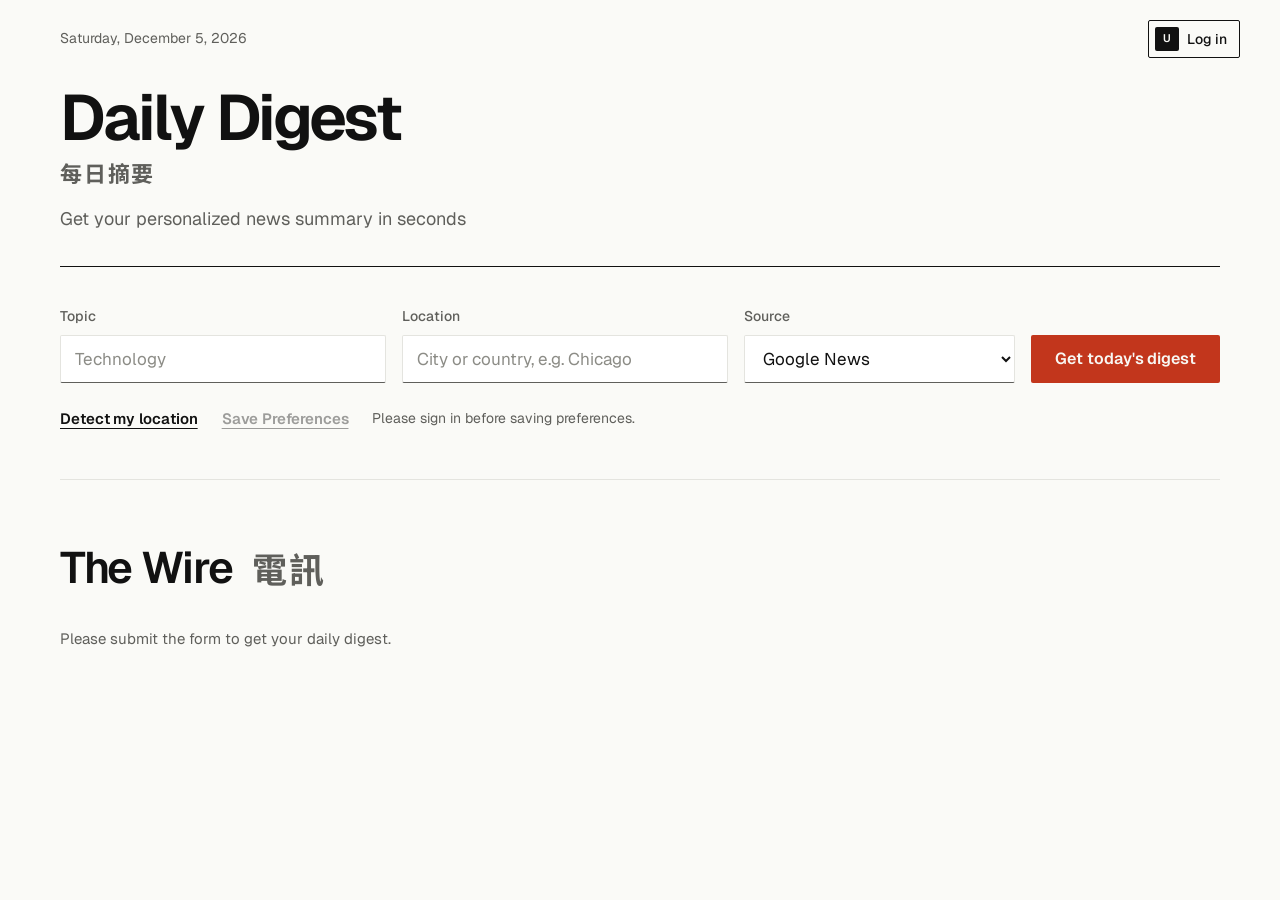
<file: public/index.html>
<!DOCTYPE html>
<html lang="en">
  <head>
    <meta charset="UTF-8" />
    <meta name="viewport" content="width=device-width, initial-scale=1.0" />
    <title>DAILY DIGEST</title>
    <link rel="icon" href="data:image/svg+xml,<svg xmlns=%22http://www.w3.org/2000/svg%22 viewBox=%220 0 100 100%22><rect width=%22100%22 height=%22100%22 rx=%226%22 fill=%22%23C2361C%22/></svg>" />
    <link rel="stylesheet" href="digest.css" />
    <style>
      /* ---------- Masthead ---------- */
      .masthead { padding-top: 20px; padding-bottom: 0; }

      .topline {
        display: flex;
        min-height: 36px;
        align-items: center;
        padding-right: 200px;
        color: var(--ink-2);
        font-size: 14px;
      }

      .nameplate {
        margin-top: 32px;
        font-size: clamp(40px, 6vw, 64px);
        line-height: 0.95;
        font-weight: 650;
        letter-spacing: -0.04em;
      }

      .nameplate-zh {
        display: block;
        margin-top: 10px;
        font-family: var(--f-zh);
        font-size: clamp(18px, 2.2vw, 22px);
        line-height: 1.2;
        font-weight: 700;
        letter-spacing: 0.08em;
        color: var(--ink-2);
      }

      .masthead .deck {
        margin-top: 20px;
        padding-bottom: 32px;
        border-bottom: 1px solid var(--rule-strong);
        font-size: 18px;
        max-width: none;
      }

      /* ---------- Edition form ---------- */
      .edition { padding-top: 40px; padding-bottom: 48px; border-bottom: 1px solid var(--rule); }

      .fields {
        display: grid;
        grid-template-columns: 1.2fr 1.2fr 1fr auto;
        gap: 16px;
        align-items: end;
      }

      .f { min-width: 0; }

      .f input,
      .f select { height: 48px; margin-bottom: 0; padding-top: 0; padding-bottom: 0; }

      .edition-tools {
        display: flex;
        flex-wrap: wrap;
        align-items: center;
        gap: 12px 24px;
        margin-top: 24px;
      }

      .helper-text { color: var(--ink-3); font-size: 14px; }

      .pref-status { color: var(--ink-2); font-size: 14px; }

      /* ---------- Primary action: 產生今日摘要 ---------- */
      .btn-go {
        height: 48px;
        padding: 0 24px;
        border-radius: 2px;
        background: var(--accent);
        color: var(--accent-ink);
        font-size: 16px;
        font-weight: 600;
        letter-spacing: -0.005em;
        white-space: nowrap;
        transition: background-color 120ms ease, transform 100ms ease;
      }

      .btn-go:hover { background: var(--accent-hover); }
      .btn-go:active { transform: scale(0.98); }
      .btn-go:focus-visible { outline: 2px solid var(--ink); outline-offset: 2px; }
      .btn-go:disabled { opacity: 0.75; cursor: progress; }

      .spin {
        display: inline-block;
        width: 14px;
        height: 14px;
        margin-right: 8px;
        vertical-align: -2px;
        border: 2px solid currentColor;
        border-right-color: transparent;
        border-radius: 9999px;
        animation: spin 700ms linear infinite;
      }

      @keyframes spin { to { transform: rotate(360deg); } }

      @media (prefers-reduced-motion: reduce) { .spin { animation: none; } }

      /* ---------- Digest: parallel EN / 中文 ---------- */
      .digest { padding-top: 56px; }

      .section-head {
        display: flex;
        flex-wrap: wrap;
        align-items: baseline;
        gap: 4px 20px;
        margin-bottom: 24px;
      }

      .section-head h2 {
        font-size: clamp(30px, 4vw, 44px);
        line-height: 1.1;
        font-weight: 600;
        letter-spacing: -0.03em;
      }

      .section-head .h-zh {
        font-family: var(--f-zh);
        font-size: clamp(24px, 3.2vw, 35px);
        font-weight: 700;
        line-height: 1.1;
        color: var(--ink-2);
      }

      .col-heads,
      .point {
        display: grid;
        grid-template-columns: 56px 1fr 1fr;
        column-gap: 32px;
      }

      .col-heads {
        font-size: 14px;
        font-weight: 500;
        padding-bottom: 8px;
        border-bottom: 1px solid var(--rule-strong);
        color: var(--ink-2);
      }

      .col-heads span:first-child { grid-column: 2; }

      .points { list-style: none; }

      .point {
        padding: 24px 0;
        border-bottom: 1px solid var(--rule);
      }

      .point-num {
        font-size: 56px;
        line-height: 0.9;
        font-weight: 300;
        letter-spacing: -0.04em;
        color: var(--accent);
        font-variant-numeric: tabular-nums;
      }

      .point .en { font-size: 18px; line-height: 1.6; max-width: 62ch; }

      .point .zh { font-size: 16.5px; line-height: 1.8; max-width: 36em; }

      .takeaway {
        margin-top: 48px;
        display: grid;
        grid-template-columns: 56px 1fr 1fr;
        column-gap: 32px;
        row-gap: 16px;
      }

      .takeaway .kicker { grid-column: 2 / -1; }

      .takeaway blockquote {
        font-size: clamp(24px, 2.8vw, 32px);
        line-height: 1.3;
        font-weight: 500;
        letter-spacing: -0.02em;
      }

      .takeaway blockquote:first-of-type { grid-column: 2; }

      .takeaway blockquote[lang="zh-Hant"] {
        font-size: clamp(20px, 2.3vw, 26px);
        line-height: 1.6;
      }

      .byline {
        margin-top: 48px;
        padding: 10px 0;
        border-top: 1px solid var(--rule-strong);
        border-bottom: 1px solid var(--rule-strong);
        color: var(--ink-2);
      }

      .byline .dot { color: var(--accent); }

      .ai-disabled { margin-top: 48px; }

      /* ---------- The wire ---------- */
      .wire { padding-top: 64px; }

      .news-list {
        display: grid;
        grid-template-columns: 1fr 1fr;
        column-gap: 32px;
        border-top: 1px solid var(--rule-strong);
      }

      .news-list:empty { border-top: 0; }

      .news-item {
        padding: 16px 0;
        border-bottom: 1px solid var(--rule);
      }

      .news-meta { display: flex; gap: 12px; color: var(--ink-2); margin-bottom: 6px; }

      .news-meta .src { color: var(--ink); }

      .news-item h3 {
        font-size: 18px;
        line-height: 1.3;
        font-weight: 500;
        letter-spacing: -0.01em;
      }

      .news-item a {
        text-decoration: none;
        background-image: linear-gradient(var(--accent), var(--accent));
        background-repeat: no-repeat;
        background-position: 0 100%;
        background-size: 0 1px;
        transition: background-size 250ms var(--ease-enter);
      }

      .news-item a:hover { background-size: 100% 1px; }

      /* ---------- Press run ---------- */
      .press > * {
        animation: press-in 220ms var(--ease-enter) both;
        animation-delay: calc(var(--i, 0) * 40ms);
      }

      @keyframes press-in {
        from { opacity: 0; transform: translateY(2px); }
        to { opacity: 1; transform: none; }
      }

      /* ---------- Auth page ---------- */
      .auth-page {
        position: fixed;
        inset: 0;
        background: var(--paper);
        display: none;
        align-items: center;
        justify-content: center;
        padding: 32px var(--gutter);
        z-index: 300;
        overflow-y: auto;
      }

      .auth-page-card {
        width: min(560px, 100%);
        border-top: 1px solid var(--rule-strong);
        padding-top: 24px;
      }

      .auth-page-header { margin-bottom: 16px; }

      .auth-page-header h2 {
        font-size: clamp(30px, 4vw, 44px);
        line-height: 1.1;
        font-weight: 600;
        letter-spacing: -0.03em;
      }

      .auth-page-header p { margin-top: 8px; color: var(--ink-2); }

      .auth-status {
        font-family: var(--f-mono);
        font-size: 11.5px;
        letter-spacing: 0.08em;
        text-transform: uppercase;
        color: var(--ink-2);
        margin-bottom: 16px;
      }

      .auth-actions { display: flex; flex-wrap: wrap; align-items: center; gap: 12px 16px; }

      .auth-reset {
        display: none;
        flex-direction: column;
        gap: 12px;
        margin-top: 24px;
        padding-top: 24px;
        border-top: 1px solid var(--rule);
      }

      .auth-reset.is-open { display: flex; }

      .auth-page-footer { margin-top: 24px; }

      /* ---------- Responsive ---------- */
      @media (max-width: 899px) {
        .col-heads { display: none; }

        .fields { grid-template-columns: 1fr 1fr; }

        .fields .btn-go { grid-column: 1 / -1; width: 100%; }

        .point {
          grid-template-columns: 52px 1fr;
          column-gap: 12px;
          row-gap: 8px;
        }

        .point-num { font-size: 44px; grid-row: span 2; }

        .point .zh { grid-column: 2; color: var(--ink-2); }

        .takeaway { grid-template-columns: 1fr; }

        .takeaway .kicker,
        .takeaway blockquote:first-of-type { grid-column: 1; }

        .news-list { grid-template-columns: 1fr; }
      }

      @media (max-width: 719px) {
        .topline { padding-right: 0; padding-top: 52px; }
        .nameplate { margin-top: 24px; }
        .fields { grid-template-columns: 1fr; }
      }
    </style>
  </head>
  <body>
    <div class="top-actions">
      <div class="account-menu-wrapper">
        <button class="account-btn" id="accountBtn" type="button">
          <span class="account-avatar" id="accountAvatarBtn">U</span>
          <span id="accountBtnLabel" data-i18n="nav-login">Log in</span>
          <span class="notif-badge" id="notificationBadge">0</span>
        </button>
        <div class="account-menu" id="accountMenu" hidden>
          <div class="account-menu-header" id="menuHeader" hidden>
            <div class="account-menu-name" id="menuUsername" data-i18n="menu-guest-title">Guest</div>
            <div class="account-menu-email" id="menuEmail" data-i18n="menu-guest-subtitle">Sign in to manage your account.</div>
          </div>
          <div>
            <button class="account-menu-item" id="menuHome" type="button" data-i18n="menu-home">Home</button>
            <button class="account-menu-item" id="menuNotifications" type="button" data-i18n="menu-notifications" hidden>
              Notifications
              <span class="menu-badge" id="menuNotificationBadge">0</span>
            </button>
            <button class="account-menu-item" id="menuSavedPreferences" type="button" data-i18n="menu-saved-preferences" hidden>Saved Preferences</button>
            <button class="account-menu-item" id="menuAccountSettings" type="button" data-i18n="menu-settings" hidden>Settings</button>
            <button class="account-menu-item" id="menuLogin" type="button" data-i18n="menu-login">Log in</button>
            <div class="account-menu-controls" id="menuControls">
              <div class="lang-toggle">
                <button class="lang-btn active" data-lang="en">English</button>
                <button class="lang-btn" data-lang="zh">中文</button>
              </div>
              <button class="theme-btn" id="themeToggle" aria-label="Toggle dark mode">Night</button>
            </div>
          </div>
          <div class="account-menu-footer" id="menuFooter" hidden>
            <button class="account-menu-item" id="menuLogout" type="button" data-i18n="auth-logout" hidden>Log out</button>
          </div>
        </div>
      </div>
    </div>

      <section class="auth-page" id="authPage" style="display: none;">
        <div class="auth-page-card">
          <div class="auth-page-header">
            <div>
              <h2 data-i18n="auth-title">Account</h2>
              <p data-i18n="auth-subtitle">Sign in to save preferences and history.</p>
            </div>
          </div>
          <div class="auth-status" id="authStatus" data-i18n="auth-status-signed-out">Not signed in.</div>
          <form id="authForm" class="auth-form">
          <div>
            <label for="authEmail" data-i18n="auth-email">Email</label>
            <input id="authEmail" name="authEmail" type="email" data-i18n-placeholder="auth-email-placeholder" placeholder="name@example.com" required />
          </div>
          <div>
            <label for="authPassword" data-i18n="auth-password">Password</label>
            <input id="authPassword" name="authPassword" type="password" data-i18n-placeholder="auth-password-placeholder" placeholder="At least 8 characters" minlength="8" required />
          </div>
          <div class="auth-actions">
            <button type="button" data-auth-action="login" data-i18n="auth-login">Log in</button>
            <button type="button" class="btn-outline" data-auth-action="signup" data-i18n="auth-signup">Sign up</button>
            <button type="button" class="auth-link" id="forgotPasswordBtn" data-i18n="auth-forgot">Forgot password?</button>
          </div>
          <div class="auth-reset" id="resetPanel" hidden>
            <div>
              <label for="resetToken" data-i18n="auth-reset-token">Reset token</label>
              <input id="resetToken" name="resetToken" type="text" data-i18n-placeholder="auth-reset-token-placeholder" placeholder="Paste reset token" />
            </div>
            <div>
              <label for="resetPassword" data-i18n="auth-reset-password">New password</label>
              <input id="resetPassword" name="resetPassword" type="password" data-i18n-placeholder="auth-password-placeholder" placeholder="At least 8 characters" minlength="8" />
            </div>
            <div>
              <label for="resetPasswordConfirm" data-i18n="auth-reset-confirm">Confirm new password</label>
              <input id="resetPasswordConfirm" name="resetPasswordConfirm" type="password" data-i18n-placeholder="auth-password-placeholder" placeholder="At least 8 characters" minlength="8" />
            </div>
            <div class="auth-actions">
              <button type="button" id="requestResetBtn" data-i18n="auth-request-reset">Send reset link</button>
              <button type="button" class="btn-outline" id="resetPasswordBtn" data-i18n="auth-reset-submit">Reset password</button>
            </div>
            <div class="auth-status" id="resetStatus"></div>
          </div>
        </form>
        <div class="auth-page-footer">
          <button type="button" class="btn-outline auth-close" id="authCloseBtn" data-i18n="auth-close">Back</button>
        </div>
      </div>
    </section>

    <div id="mainContent">
      <header class="masthead">
        <div class="topline">
          <span id="dateline"></span>
        </div>
        <h1 class="nameplate"><span>Daily Digest</span><span class="nameplate-zh" lang="zh-Hant">每日摘要</span></h1>
        <p class="deck" data-i18n="subtitle">Get your daily news summary in seconds</p>
      </header>

      <main>
      <section class="edition">
        <form id="interestForm">
          <div class="fields">
            <div class="f">
              <label for="topic" data-i18n="topic-label">Topic</label>
              <input
                id="topic"
                name="topic"
                data-i18n-placeholder="topic-placeholder"
                placeholder="Technology"
                required
              />
            </div>
            <div class="f">
              <label for="address" data-i18n="address-label">Location</label>
              <input
                id="address"
                name="address"
                data-i18n-placeholder="address-placeholder"
                placeholder="City or country, e.g. Chicago"
                required
              />
            </div>
            <div class="f">
              <label for="presetSource" data-i18n="source-label">Source</label>
              <select id="presetSource" name="presetSource">
                <option value="">Google News</option>
                <option value="bbc_world">BBC News - World</option>
                <option value="cnn_world">CNN - World</option>
                <option value="cnn_international">CNN - International Edition</option>
                <option value="nyt_world">NYT - World News</option>
                <option value="nyt_top">NYT - Top Stories</option>
                <option value="guardian_world">The Guardian - World</option>
                <option value="wapo_world">Washington Post - World</option>
                <option value="wsj_world">WSJ - World News</option>
                <option value="latimes_world">LA Times - World &amp; Nation</option>
                <option value="cnbc_international">CNBC International</option>
                <option value="cnbc_us">CNBC - US Top News</option>
                <option value="yahoo_news">Yahoo News - Latest</option>
                <option value="yahoo_mostviewed">Yahoo News - Most viewed</option>
                <option value="huffpost_world">HuffPost - World News</option>
                <option value="fox_news">FOX News - Latest</option>
                <option value="toi_world">Times of India - World</option>
                <option value="ndtv_world">NDTV - World News</option>
                <option value="reddit_worldnews">Reddit - r/worldnews</option>
                <option value="google_top">Google News - Top stories</option>
                <option value="politico_playbook">Politico - Playbook</option>
              </select>
            </div>
            <button type="submit" class="btn-go" id="generateBtn" data-i18n="submit-btn">Get today's digest</button>
          </div>
          <div class="edition-tools">
            <button type="button" class="btn-ghost" id="detectLocation" data-i18n="detect-location">Detect my location</button>
            <button type="button" class="btn-ghost" id="savePreferences" data-i18n="save-preferences">Save Preferences</button>
            <span class="pref-status" id="prefStatus" data-i18n="pref-status-idle">Save your preferences after you sign in.</span>
          </div>
        </form>
      </section>

      <div id="aiDisabledNotice" class="alert ai-disabled" style="display: none;" data-i18n="ai-disabled">
        AI summarization is currently unavailable. News articles are displayed without AI-generated summaries.
      </div>

      <section id="takeawaySection" class="digest" style="display: none;">
        <div class="section-head">
          <h2>Things to Watch Today</h2>
          <span class="h-zh" lang="zh-Hant">今天需要注意的事情</span>
        </div>
        <div class="col-heads" aria-hidden="true"><span>English</span><span lang="zh-Hant">中文</span></div>
        <ol class="points" id="thingsToWatch"></ol>
        <div class="takeaway" id="takeawayBox"></div>
        <div class="byline mono" id="machineByline"></div>
      </section>

      <section class="wire">
        <div class="section-head">
          <h2>The Wire</h2>
          <span class="h-zh" lang="zh-Hant">電訊</span>
        </div>
        <div id="status" class="status" data-i18n="status-default">Please submit the form to get your daily digest.</div>
        <div class="news-list" id="newsList"></div>
      </section>
      </main>
    </div>

    <script>
      // 多語言支援 - 默認英文優先
      let currentLang = 'en';

      const translations = {
        zh: {
          title: "每日摘要",
          subtitle: "幾秒內獲取您的個性化新聞摘要",
          "nav-login": "登入",
          "menu-guest-title": "訪客",
          "menu-guest-subtitle": "登入以管理你的帳戶。",
          "menu-home": "首頁",
          "menu-login": "登入",
          "menu-settings": "設定",
          "menu-saved-preferences": "已儲存偏好",
          "menu-notifications": "通知",
          "menu-theme-toggle": "切換深色模式",
          "auth-title": "帳戶",
          "auth-subtitle": "登入後可保存偏好與歷史紀錄。",
          "auth-email": "Email",
          "auth-email-placeholder": "name@example.com",
          "auth-password": "密碼",
          "auth-password-placeholder": "至少 8 個字元",
          "auth-login": "登入",
          "auth-signup": "註冊",
          "auth-logout": "登出",
          "auth-close": "返回",
          "auth-forgot": "忘記密碼？",
          "auth-reset-token": "重設代碼",
          "auth-reset-token-placeholder": "貼上重設代碼",
          "auth-reset-password": "新密碼",
          "auth-reset-confirm": "確認新密碼",
          "auth-request-reset": "寄送重設連結",
          "auth-reset-submit": "重設密碼",
          "auth-reset-email-required": "請輸入 Email 以重設密碼。",
          "auth-reset-token-required": "請輸入重設代碼。",
          "auth-reset-mismatch": "密碼不一致。",
          "auth-reset-success": "密碼已更新，請重新登入。",
          "auth-reset-invalid": "重設代碼無效或已過期。",
          "auth-reset-requested": "如果信箱存在，已寄出重設連結。",
          "auth-reset-sent": "已產生重設連結。（測試代碼：{token}）",
          "auth-status-signed-out": "尚未登入。",
          "auth-status-signed-in": "已登入：{email}",
          "auth-status-error": "登入失敗，請檢查帳號密碼。",
          "auth-status-logged-in": "你已登入。",
          "auth-error-email-exists": "此 Email 已註冊。",
          "auth-error-password-short": "密碼至少 8 個字元。",
          "auth-error-missing": "請輸入 Email 與密碼。",
          "save-preferences": "儲存偏好",
          "pref-status-idle": "登入後可儲存偏好。",
          "pref-status-saved": "偏好已儲存。",
          "pref-status-error": "偏好儲存失敗。",
          "pref-status-login-required": "請先登入再儲存偏好。",
          "account-title": "帳戶設定",
          "account-subtitle": "管理你的資料與密碼。",
          "account-logged-in": "你已登入。",
          "account-profile-title": "個人資料",
          "account-username": "使用者名稱",
          "account-update-profile": "更新資料",
          "account-profile-idle": "可隨時更新使用者名稱。",
          "account-profile-success": "使用者名稱已更新。",
          "account-profile-error": "更新使用者名稱失敗。",
          "saved-preferences-title": "已儲存偏好",
          "account-password-title": "變更密碼",
          "account-current-password": "目前密碼",
          "account-new-password": "新密碼",
          "account-confirm-password": "確認新密碼",
          "account-update-password": "更新密碼",
          "account-password-idle": "可隨時更新密碼。",
          "account-password-mismatch": "新密碼不一致。",
          "account-password-success": "密碼已更新。",
          "account-password-error": "更新密碼失敗。",
          "topic-label": "主題",
          "topic-placeholder": "科技",
          "address-label": "地點",
          "address-placeholder": "城市或國家，例如台北",
          "address-helper": "請輸入位置或點擊自動偵測",
          "detect-location": "偵測我的位置",
          "source-label": "新聞來源",
          "detecting-location": "正在偵測位置...",
          "location-error": "無法偵測位置，請手動輸入。",
          "location-success": "位置已偵測！",
          "url-label": "自訂 RSS / 新聞網址（選填）",
          "url-placeholder": "例如：https://example.com/rss",
          "submit-btn": "產生今日摘要",
          "submit-loading": "產生中…",
          "helper-text": "正在獲取過去24小時的最新新聞...",
          "status-default": "請提交表單以獲取您的每日摘要。",
          "status-loading": "正在獲取最新新聞...",
          "status-no-news": "目前沒有符合的新聞，換個關鍵字試試？",
          "status-count": "找到 {count} 則相關新聞",
          "takeaway-title": "今日重點",
          "things-to-watch": "今天需要注意的事情",
          "takeaway": "Take Away",
          "error-fetch": "無法取得新聞",
          "error-unsupported-location": "不支援這個地點",
          "ai-disabled": "AI 摘要功能目前不可用。新聞文章將在沒有 AI 生成摘要的情況下顯示。"
        },
        en: {
          title: "Daily Digest",
          subtitle: "Get your personalized news summary in seconds",
          "nav-login": "Log in",
          "menu-guest-title": "Guest",
          "menu-guest-subtitle": "Sign in to manage your account.",
          "menu-home": "Home",
          "menu-login": "Log in",
          "menu-settings": "Settings",
          "menu-saved-preferences": "Saved Preferences",
          "menu-notifications": "Notifications",
          "menu-theme-toggle": "Toggle Theme",
          "auth-title": "Account",
          "auth-subtitle": "Sign in to save preferences and history.",
          "auth-email": "Email",
          "auth-email-placeholder": "name@example.com",
          "auth-password": "Password",
          "auth-password-placeholder": "At least 8 characters",
          "auth-login": "Log in",
          "auth-signup": "Sign up",
          "auth-logout": "Log out",
          "auth-close": "Back",
          "auth-forgot": "Forgot password?",
          "auth-reset-token": "Reset token",
          "auth-reset-token-placeholder": "Paste reset token",
          "auth-reset-password": "New password",
          "auth-reset-confirm": "Confirm new password",
          "auth-request-reset": "Send reset link",
          "auth-reset-submit": "Reset password",
          "auth-reset-email-required": "Email required for reset.",
          "auth-reset-token-required": "Reset token required.",
          "auth-reset-mismatch": "Passwords do not match.",
          "auth-reset-success": "Password updated. Please log in.",
          "auth-reset-invalid": "Reset token is invalid or expired.",
          "auth-reset-requested": "If the email exists, a reset link has been sent.",
          "auth-reset-sent": "Reset link generated. (Dev token: {token})",
          "auth-status-signed-out": "Not signed in.",
          "auth-status-signed-in": "Signed in as {email}",
          "auth-status-error": "Sign-in failed. Check your credentials.",
          "auth-status-logged-in": "You're logged in.",
          "auth-error-email-exists": "Email already exists.",
          "auth-error-password-short": "Password must be at least 8 characters.",
          "auth-error-missing": "Email and password are required.",
          "save-preferences": "Save Preferences",
          "pref-status-idle": "Save your preferences after you sign in.",
          "pref-status-saved": "Preferences saved.",
          "pref-status-error": "Failed to save preferences.",
          "pref-status-login-required": "Please sign in before saving preferences.",
          "account-title": "Account Settings",
          "account-subtitle": "Manage your profile and password.",
          "account-logged-in": "You're logged in.",
          "account-profile-title": "Profile",
          "account-username": "Username",
          "account-update-profile": "Update profile",
          "account-profile-idle": "Update your username anytime.",
          "account-profile-success": "Username updated.",
          "account-profile-error": "Failed to update username.",
          "saved-preferences-title": "Saved Preferences",
          "account-password-title": "Change password",
          "account-current-password": "Current password",
          "account-new-password": "New password",
          "account-confirm-password": "Confirm new password",
          "account-update-password": "Update password",
          "account-password-idle": "Update your password anytime.",
          "account-password-mismatch": "Passwords do not match.",
          "account-password-success": "Password updated.",
          "account-password-error": "Failed to update password.",
          "topic-label": "Topic",
          "topic-placeholder": "Technology",
          "address-label": "Location",
          "address-placeholder": "City or country, e.g. Chicago",
          "address-helper": "Enter your location or click to detect automatically",
          "detect-location": "Detect my location",
          "source-label": "Source",
          "detecting-location": "Detecting location...",
          "location-error": "Unable to detect location. Please enter manually.",
          "location-success": "Location detected!",
          "url-label": "Custom RSS / News URL (Optional)",
          "url-placeholder": "e.g., https://example.com/rss",
          "submit-btn": "Get today's digest",
          "submit-loading": "Generating…",
          "helper-text": "Fetching latest news from the past 24 hours...",
          "status-default": "Please submit the form to get your daily digest.",
          "status-loading": "Fetching latest news…",
          "status-no-news": "No matching news found. Try different keywords?",
          "status-count": "Found {count} relevant news articles",
          "takeaway-title": "Today's Highlights",
          "things-to-watch": "Things to Watch Today",
          "takeaway": "Take Away",
          "error-fetch": "Failed to fetch news",
          "error-unsupported-location": "This location is not supported",
          "ai-disabled": "AI summarization is currently unavailable. News articles are displayed without AI-generated summaries."
        }
      };

      const TOKEN_KEY = 'dailyDigestToken';
      const LANG_KEY = 'dailyDigestLang';
      const THEME_KEY = 'dailyDigestTheme';
      let currentUser = null;

      function renderDateline() {
        const dateline = document.getElementById("dateline");
        if (!dateline) return;
        const locale = currentLang === 'zh' ? 'zh-TW' : 'en-US';
        dateline.textContent = new Date().toLocaleDateString(locale, { weekday: 'long', year: 'numeric', month: 'long', day: 'numeric' });
      }

      function updateLanguage(lang) {
        currentLang = lang;
        renderDateline();
        document.querySelectorAll('[data-i18n]').forEach(el => {
          const key = el.getAttribute('data-i18n');
          if (currentUser && key === 'nav-login') {
            return;
          }
          if (translations[lang][key]) {
            el.textContent = translations[lang][key];
          }
        });
        document.querySelectorAll('[data-i18n-placeholder]').forEach(el => {
          const key = el.getAttribute('data-i18n-placeholder');
          if (translations[lang][key]) {
            el.placeholder = translations[lang][key];
          }
        });
        document.querySelectorAll('.lang-btn').forEach(btn => {
          btn.classList.toggle('active', btn.dataset.lang === lang);
        });
        renderAuthState();
        if (currentUser && menuLogin) {
          menuLogin.hidden = true;
        }
        try {
          window.localStorage.setItem(LANG_KEY, lang);
        } catch (e) {
          console.error('lang save error', e);
        }
      }

      const authStatus = document.getElementById('authStatus');
      const authForm = document.getElementById('authForm');
      const authEmailInput = document.getElementById('authEmail');
      const authPasswordInput = document.getElementById('authPassword');
      const forgotPasswordBtn = document.getElementById('forgotPasswordBtn');
      const resetPanel = document.getElementById('resetPanel');
      const requestResetBtn = document.getElementById('requestResetBtn');
      const resetPasswordBtn = document.getElementById('resetPasswordBtn');
      const resetTokenInput = document.getElementById('resetToken');
      const resetPasswordInput = document.getElementById('resetPassword');
      const resetPasswordConfirmInput = document.getElementById('resetPasswordConfirm');
      const resetStatus = document.getElementById('resetStatus');
      const logoutBtn = document.getElementById('logoutBtn');
      const savePreferencesBtn = document.getElementById('savePreferences');
      const prefStatus = document.getElementById('prefStatus');
      const addressInput = document.getElementById('address');
      const topicInput = document.getElementById('topic');
      const accountBtn = document.getElementById('accountBtn');
      const accountBtnLabel = document.getElementById('accountBtnLabel');
      const accountAvatarBtn = document.getElementById('accountAvatarBtn');
      const notificationBadge = document.getElementById('notificationBadge');
      const menuNotificationBadge = document.getElementById('menuNotificationBadge');
      const accountMenu = document.getElementById('accountMenu');
      const menuHome = document.getElementById('menuHome');
      const menuLogin = document.getElementById('menuLogin');
      const menuAccountSettings = document.getElementById('menuAccountSettings');
      const menuSavedPreferences = document.getElementById('menuSavedPreferences');
      const menuNotifications = document.getElementById('menuNotifications');
      const themeToggle = document.getElementById('themeToggle');
      const menuLogout = document.getElementById('menuLogout');
      const menuUsername = document.getElementById('menuUsername');
      const menuEmail = document.getElementById('menuEmail');
      const menuHeader = document.getElementById('menuHeader');
      const menuControls = document.getElementById('menuControls');
      const menuFooter = document.getElementById('menuFooter');
      const authPage = document.getElementById('authPage');
      const authCloseBtn = document.getElementById('authCloseBtn');
      const mainContent = document.getElementById('mainContent');
      let isAuthOpen = false;
      let isMenuOpen = false;

      function getAuthToken() {
        try {
          return window.localStorage.getItem(TOKEN_KEY);
        } catch (e) {
          return null;
        }
      }

      function setAuthToken(token) {
        try {
          if (token) {
            window.localStorage.setItem(TOKEN_KEY, token);
          } else {
            window.localStorage.removeItem(TOKEN_KEY);
          }
        } catch (e) {
          console.error('auth token storage error', e);
        }
      }

      function getDisplayName(email) {
        if (!email) return '';
        const parts = email.split('@');
        return parts[0] || email;
      }

      function showAuthPage() {
        if (authPage) authPage.style.display = 'flex';
        if (mainContent) mainContent.style.display = 'none';
        if (resetPanel) {
          resetPanel.classList.remove('is-open');
          resetPanel.hidden = true;
        }
        isAuthOpen = true;
      }

      function hideAuthPage() {
        if (authPage) authPage.style.display = 'none';
        if (mainContent) mainContent.style.display = 'block';
        isAuthOpen = false;
      }

      function openMenu() {
        if (!accountMenu) return;
        accountMenu.hidden = false;
        isMenuOpen = true;
      }

      function closeMenu() {
        if (!accountMenu) return;
        accountMenu.hidden = true;
        isMenuOpen = false;
      }

      function getAuthErrorMessage(errorCode) {
        if (!errorCode) return translations[currentLang]['auth-status-error'];
        if (errorCode === 'email_already_exists') return translations[currentLang]['auth-error-email-exists'];
        if (errorCode === 'password_too_short') return translations[currentLang]['auth-error-password-short'];
        if (errorCode === 'email_and_password_required') return translations[currentLang]['auth-error-missing'];
        return translations[currentLang]['auth-status-error'];
      }

      function getResetErrorMessage(errorCode) {
        if (!errorCode) return translations[currentLang]['auth-reset-invalid'];
        if (errorCode === 'email_required') return translations[currentLang]['auth-reset-email-required'];
        if (errorCode === 'token_and_password_required') return translations[currentLang]['auth-reset-token-required'];
        if (errorCode === 'password_too_short') return translations[currentLang]['auth-error-password-short'];
        if (errorCode === 'invalid_or_expired') return translations[currentLang]['auth-reset-invalid'];
        return translations[currentLang]['auth-reset-invalid'];
      }

      function renderAuthState() {
        if (!authStatus) return;
        if (currentUser) {
          authStatus.textContent = translations[currentLang]['auth-status-logged-in'];
          if (logoutBtn) logoutBtn.style.display = 'inline-flex';
          if (authEmailInput) authEmailInput.disabled = true;
          if (authPasswordInput) authPasswordInput.disabled = true;
          if (savePreferencesBtn) {
            savePreferencesBtn.disabled = false;
            savePreferencesBtn.classList.remove('btn-disabled');
            savePreferencesBtn.title = '';
          }
          if (prefStatus) prefStatus.textContent = translations[currentLang]['pref-status-idle'];
          const displayName = currentUser.username || getDisplayName(currentUser.email);
          if (accountBtnLabel) accountBtnLabel.textContent = displayName;
          if (accountBtnLabel) accountBtnLabel.removeAttribute('data-i18n');
          if (accountAvatarBtn) accountAvatarBtn.textContent = displayName[0]?.toUpperCase() || 'U';
          if (menuUsername) menuUsername.textContent = displayName;
          if (menuEmail) menuEmail.textContent = currentUser.email || '';
          // username chip removed
          if (menuLogin) menuLogin.hidden = true;
          setMenuAuthState(true);
          loadNotificationBadge();
          hideAuthPage();
        } else {
          authStatus.textContent = translations[currentLang]['auth-status-signed-out'];
          if (logoutBtn) logoutBtn.style.display = 'none';
          if (authEmailInput) authEmailInput.disabled = false;
          if (authPasswordInput) authPasswordInput.disabled = false;
          if (savePreferencesBtn) {
            savePreferencesBtn.disabled = true;
            savePreferencesBtn.classList.add('btn-disabled');
            savePreferencesBtn.title = translations[currentLang]['pref-status-login-required'];
          }
          if (prefStatus) prefStatus.textContent = translations[currentLang]['pref-status-login-required'];
          if (accountBtnLabel) accountBtnLabel.textContent = translations[currentLang]['nav-login'];
          if (accountBtnLabel) accountBtnLabel.setAttribute('data-i18n', 'nav-login');
          if (accountAvatarBtn) accountAvatarBtn.textContent = 'U';
          if (menuUsername) menuUsername.textContent = translations[currentLang]['menu-guest-title'];
          if (menuEmail) menuEmail.textContent = translations[currentLang]['menu-guest-subtitle'];
          // username chip removed
          if (menuLogin) menuLogin.hidden = false;
          setMenuAuthState(false);
          updateNotificationBadge(0);
          if (isAuthOpen) {
            showAuthPage();
          } else {
            hideAuthPage();
          }
        }
      }

      async function loadCurrentUser() {
        const token = getAuthToken();
        if (!token) {
          currentUser = null;
          setMenuAuthState(false);
          renderAuthState();
          return;
        }
        try {
          const resp = await fetch('/api/me', {
            headers: {
              Authorization: `Bearer ${token}`
            }
          });
          if (!resp.ok) {
            setAuthToken(null);
            currentUser = null;
            setMenuAuthState(false);
            renderAuthState();
            return;
          }
          const data = await resp.json();
          currentUser = data.user || null;
          renderAuthState();
          if (currentUser && menuLogin) menuLogin.hidden = true;
          await loadPreferences();
        } catch (e) {
          console.error('loadCurrentUser error', e);
        }
      }

      function setMenuAuthState(isAuthed) {
        const authedItems = [
          menuHeader,
          menuNotifications,
          menuSavedPreferences,
          menuAccountSettings,
          menuFooter,
          menuLogout
        ];
        authedItems.forEach((el) => {
          if (!el) return;
          el.hidden = !isAuthed;
          el.style.display = isAuthed ? '' : 'none';
        });
        if (menuControls) {
          menuControls.hidden = false;
          menuControls.style.display = '';
        }
        if (menuLogin) {
          menuLogin.hidden = isAuthed;
          menuLogin.style.display = isAuthed ? 'none' : '';
        }
      }

      async function loadNotificationBadge() {
        const token = getAuthToken();
        if (!token) {
          updateNotificationBadge(0);
          return;
        }
        try {
          const resp = await fetch('/api/notifications', {
            headers: {
              Authorization: `Bearer ${token}`
            }
          });
          if (!resp.ok) {
            updateNotificationBadge(0);
            return;
          }
          const data = await resp.json();
          const items = data.items || [];
          const unread = items.filter(item => !item.read_at).length;
          updateNotificationBadge(unread);
        } catch (e) {
          console.error('loadNotificationBadge error', e);
          updateNotificationBadge(0);
        }
      }

      function updateNotificationBadge(count) {
        if (!notificationBadge) return;
        if (count > 0) {
          notificationBadge.textContent = count > 99 ? '99+' : String(count);
          notificationBadge.style.display = 'inline-flex';
          if (menuNotificationBadge) {
            menuNotificationBadge.textContent = count > 99 ? '99+' : String(count);
            menuNotificationBadge.style.display = 'inline-flex';
          }
        } else {
          notificationBadge.style.display = 'none';
          if (menuNotificationBadge) {
            menuNotificationBadge.style.display = 'none';
          }
        }
      }

      async function loadPreferences() {
        const token = getAuthToken();
        if (!token) return;
        try {
          const resp = await fetch('/api/preferences', {
            headers: {
              Authorization: `Bearer ${token}`
            }
          });
          if (!resp.ok) return;
          const data = await resp.json();
          const pref = data.preferences;
          if (!pref) return;
          if (pref.topic && topicInput) topicInput.value = pref.topic;
          if (pref.region && addressInput) addressInput.value = pref.region;
          if (pref.lang) updateLanguage(pref.lang);
          if (pref.sources && Array.isArray(pref.sources)) {
            const select = document.getElementById('presetSource');
            if (select && pref.sources[0]) {
              select.value = pref.sources[0];
            }
          }
        } catch (e) {
          console.error('loadPreferences error', e);
        }
      }

      function collectPreferences() {
        const presetSource = document.getElementById('presetSource')?.value || '';
        return {
          topic: topicInput?.value?.trim() || null,
          region: addressInput?.value?.trim() || null,
          lang: currentLang,
          sources: presetSource ? [presetSource] : null
        };
      }

      async function savePreferences() {
        const token = getAuthToken();
        if (!token) {
          if (prefStatus) prefStatus.textContent = translations[currentLang]['pref-status-login-required'];
          return;
        }
        try {
          const payload = collectPreferences();
          const resp = await fetch('/api/preferences', {
            method: 'PUT',
            headers: {
              'Content-Type': 'application/json',
              Authorization: `Bearer ${token}`
            },
            body: JSON.stringify(payload)
          });
          if (!resp.ok) {
            if (prefStatus) prefStatus.textContent = translations[currentLang]['pref-status-error'];
            return;
          }
          if (prefStatus) prefStatus.textContent = translations[currentLang]['pref-status-saved'];
        } catch (e) {
          console.error('savePreferences error', e);
          if (prefStatus) prefStatus.textContent = translations[currentLang]['pref-status-error'];
        }
      }

      // 初始化：設置默認語言
      let initialLang = 'en';
      try {
        const storedLang = window.localStorage.getItem(LANG_KEY);
        if (storedLang === 'en' || storedLang === 'zh') {
          initialLang = storedLang;
        }
      } catch (e) {
        console.error('lang read error', e);
      }
      updateLanguage(initialLang);

      document.querySelectorAll('.lang-btn').forEach(btn => {
        btn.addEventListener('click', () => {
          updateLanguage(btn.dataset.lang);
        });
      });

      if (authForm) {
        authForm.addEventListener('click', async (event) => {
          const target = event.target;
          if (!(target instanceof HTMLElement)) return;
          const action = target.getAttribute('data-auth-action');
          if (!action) return;
          const email = authEmailInput?.value?.trim() || '';
          const password = authPasswordInput?.value || '';
          if (!email || !password) {
            authStatus.textContent = translations[currentLang]['auth-error-missing'];
            return;
          }
          const endpoint = action === 'signup' ? '/api/auth/signup' : '/api/auth/login';
          try {
            const resp = await fetch(endpoint, {
              method: 'POST',
              headers: {
                'Content-Type': 'application/json'
              },
              body: JSON.stringify({ email, password })
            });
            const data = await resp.json();
            if (!resp.ok) {
              authStatus.textContent = getAuthErrorMessage(data.error);
              return;
            }
            if (data.token) {
              setAuthToken(data.token);
            }
            currentUser = data.user || null;
            isAuthOpen = false;
            closeMenu();
            renderAuthState();
            await loadPreferences();
          } catch (e) {
            console.error('auth error', e);
            authStatus.textContent = translations[currentLang]['auth-status-error'];
          }
        });
      }

      if (forgotPasswordBtn) {
        forgotPasswordBtn.addEventListener('click', () => {
          if (!resetPanel) return;
          const isOpen = resetPanel.classList.contains('is-open');
          resetPanel.classList.toggle('is-open', !isOpen);
          resetPanel.hidden = isOpen;
          if (resetStatus) resetStatus.textContent = '';
        });
      }

      if (requestResetBtn) {
        requestResetBtn.addEventListener('click', async () => {
          const email = authEmailInput?.value?.trim() || '';
          if (!email) {
            if (resetStatus) resetStatus.textContent = translations[currentLang]['auth-reset-email-required'];
            return;
          }
          try {
            const resp = await fetch('/api/auth/request-reset', {
              method: 'POST',
              headers: {
                'Content-Type': 'application/json'
              },
              body: JSON.stringify({ email })
            });
            const data = await resp.json();
            if (!resp.ok) {
              if (resetStatus) resetStatus.textContent = getResetErrorMessage(data.error);
              return;
            }
            if (resetTokenInput && data.token) {
              resetTokenInput.value = data.token;
            }
            if (resetPanel) resetPanel.hidden = false;
            if (resetStatus) {
              const message = data.token
                ? translations[currentLang]['auth-reset-sent'].replace('{token}', data.token)
                : translations[currentLang]['auth-reset-requested'];
              resetStatus.textContent = message;
            }
          } catch (e) {
            console.error('request reset error', e);
            if (resetStatus) resetStatus.textContent = translations[currentLang]['auth-status-error'];
          }
        });
      }

      if (resetPasswordBtn) {
        resetPasswordBtn.addEventListener('click', async () => {
          const token = resetTokenInput?.value?.trim() || '';
          const newPassword = resetPasswordInput?.value || '';
          const confirmPassword = resetPasswordConfirmInput?.value || '';
          if (!token) {
            if (resetStatus) resetStatus.textContent = translations[currentLang]['auth-reset-token-required'];
            return;
          }
          if (newPassword !== confirmPassword) {
            if (resetStatus) resetStatus.textContent = translations[currentLang]['auth-reset-mismatch'];
            return;
          }
          try {
            const resp = await fetch('/api/auth/reset-password', {
              method: 'POST',
              headers: {
                'Content-Type': 'application/json'
              },
              body: JSON.stringify({ token, new_password: newPassword })
            });
            const data = await resp.json();
            if (!resp.ok) {
              if (resetStatus) resetStatus.textContent = getResetErrorMessage(data.error);
              return;
            }
            if (resetStatus) resetStatus.textContent = translations[currentLang]['auth-reset-success'];
            if (resetPasswordInput) resetPasswordInput.value = '';
            if (resetPasswordConfirmInput) resetPasswordConfirmInput.value = '';
          } catch (e) {
            console.error('reset password error', e);
            if (resetStatus) resetStatus.textContent = translations[currentLang]['auth-status-error'];
          }
        });
      }

      if (logoutBtn) {
        logoutBtn.addEventListener('click', () => {
          setAuthToken(null);
          currentUser = null;
          isAuthOpen = false;
          closeMenu();
          renderAuthState();
        });
      }

      if (accountBtn) {
        accountBtn.addEventListener('click', () => {
          if (isMenuOpen) {
            closeMenu();
          } else {
            openMenu();
          }
        });
      }

      if (menuLogin) {
        menuLogin.addEventListener('click', () => {
          showAuthPage();
          authEmailInput?.focus();
          closeMenu();
        });
      }

      if (menuAccountSettings) {
        menuAccountSettings.addEventListener('click', () => {
          if (!currentUser) return;
          window.location.href = '/account.html';
        });
      }

      if (menuSavedPreferences) {
        menuSavedPreferences.addEventListener('click', () => {
          if (!currentUser) return;
          window.location.href = '/preferences.html';
        });
      }

      if (menuNotifications) {
        menuNotifications.addEventListener('click', () => {
          if (!currentUser) return;
          window.location.href = '/notifications.html';
        });
      }

      if (menuHome) {
        menuHome.addEventListener('click', () => {
          window.location.href = '/';
        });
      }

      if (menuLogout) {
        menuLogout.addEventListener('click', () => {
          setAuthToken(null);
          currentUser = null;
          isAuthOpen = false;
          closeMenu();
          renderAuthState();
        });
      }

      if (authCloseBtn) {
        authCloseBtn.addEventListener('click', () => {
          hideAuthPage();
        });
      }

      document.addEventListener('click', (event) => {
        if (!isMenuOpen) return;
        const target = event.target;
        if (!(target instanceof HTMLElement)) return;
        if (accountMenu && accountMenu.contains(target)) return;
        if (accountBtn && accountBtn.contains(target)) return;
        closeMenu();
      });

      if (savePreferencesBtn) {
        savePreferencesBtn.addEventListener('click', () => {
          savePreferences();
        });
      }


      loadCurrentUser();

      // 設置地址輸入框高度與topic輸入框一致
      function syncInputHeight() {
        if (topicInput && addressInput) {
          const topicHeight = topicInput.offsetHeight;
          addressInput.style.height = topicHeight + 'px';
        }
      }
      
      // 初始化時同步高度
      window.addEventListener('load', syncInputHeight);
      setTimeout(syncInputHeight, 100);
      
      // 當窗口大小改變時重新同步
      window.addEventListener('resize', syncInputHeight);

      // 位置偵測功能
      document.getElementById('detectLocation').addEventListener('click', async () => {
        const btn = document.getElementById('detectLocation');
        
        btn.disabled = true;
        btn.textContent = translations[currentLang]['detecting-location'];
        
        if (!navigator.geolocation) {
          alert(translations[currentLang]['location-error']);
          btn.disabled = false;
          btn.textContent = translations[currentLang]['detect-location'];
          return;
        }
        
        try {
          const position = await new Promise((resolve, reject) => {
            navigator.geolocation.getCurrentPosition(resolve, reject, {
              timeout: 10000,
              enableHighAccuracy: false
            });
          });
          
          // 使用反向地理編碼 API
          const { latitude, longitude } = position.coords;
          const response = await fetch(
            `https://nominatim.openstreetmap.org/reverse?format=json&lat=${latitude}&lon=${longitude}&zoom=zoom=10&addressdetails=1&accept-language=en`
          );
          const data = await response.json();
          
          if (data && data.address) {
            const address = data.address;
            let locationText = '';
            
            // 構建地址字符串
            if (address.city || address.town || address.village) {
              locationText = address.city || address.town || address.village;
            }
            if (address.state) {
              locationText += locationText ? `, ${address.state}` : address.state;
            }
            if (address.country) {
              locationText += locationText ? `, ${address.country}` : address.country;
            }
            
            if (locationText) {
              addressInput.value = locationText;
              btn.textContent = translations[currentLang]['location-success'];
            } else {
              throw new Error('No location data');
            }
          } else {
            throw new Error('No location data');
          }
        } catch (error) {
          console.error('Location detection error:', error);
          // Fallback: IP-based geolocation
          try {
            const ipRes = await fetch("https://ipapi.co/json/");
            if (ipRes.ok) {
              const ipData = await ipRes.json();
              const parts = [];
              if (ipData.city) parts.push(ipData.city);
              if (ipData.region) parts.push(ipData.region);
              if (ipData.country_name) parts.push(ipData.country_name);
              const ipLocation = parts.join(", ");
              if (ipLocation) {
                addressInput.value = ipLocation;
                btn.textContent = translations[currentLang]['location-success'];
              } else {
                alert(translations[currentLang]['location-error']);
                btn.textContent = translations[currentLang]['detect-location'];
              }
            } else {
              alert(translations[currentLang]['location-error']);
              btn.textContent = translations[currentLang]['detect-location'];
            }
          } catch (ipError) {
            console.error('IP-based location error:', ipError);
            alert(translations[currentLang]['location-error']);
            btn.textContent = translations[currentLang]['detect-location'];
          }
        } finally {
          btn.disabled = false;
        }
      });

      // 表單提交
      const form = document.getElementById("interestForm");
      const newsList = document.getElementById("newsList");
      const statusBox = document.getElementById("status");
      const takeawaySection = document.getElementById("takeawaySection");
      const thingsToWatch = document.getElementById("thingsToWatch");
      const takeawayBox = document.getElementById("takeawayBox");
      const aiDisabledNotice = document.getElementById("aiDisabledNotice");
      const machineByline = document.getElementById("machineByline");
      const generateBtn = document.getElementById('generateBtn');

      function escapeHtml(text) {
        return String(text)
          .replace(/&/g, '&amp;')
          .replace(/</g, '&lt;')
          .replace(/>/g, '&gt;')
          .replace(/"/g, '&quot;')
          .replace(/'/g, '&#39;');
      }

      // LLM failures come back as "[... Error] ..." strings; treat them as no summary.
      function usableTakeaway(t) {
        if (!t || !t.things_to_watch || !t.takeaway) return null;
        if (/^\[[^\]]*Error\]/.test(t.takeaway)) return null;
        return t;
      }

      function splitPoints(text) {
        return text.split('\n').map(line => line.replace(/^\s*\d+[.、)]\s*/, '').trim()).filter(Boolean);
      }

      // Google News titles end with " - Source"
      function splitHeadline(title) {
        const idx = title.lastIndexOf(' - ');
        if (idx <= 0) return { headline: title, source: '' };
        return { headline: title.slice(0, idx), source: title.slice(idx + 3) };
      }

      renderDateline();

      form.addEventListener("submit", async (event) => {
        event.preventDefault();
        const formData = new FormData(form);
        const params = new URLSearchParams();
        
        // The backend resolves the country from the full location text
        params.append('region', (formData.get('address') || '').trim());

        // 其他參數
        params.append('topic', formData.get('topic') || 'trending');
        const presetSource = formData.get('presetSource') || '';
        if (presetSource) {
          params.append('presetId', presetSource);
        }
        params.append('lang', currentLang);


        statusBox.textContent = translations[currentLang]["status-loading"];
        statusBox.className = "status loading";
        generateBtn.disabled = true;
        generateBtn.innerHTML = `<span class="spin" aria-hidden="true"></span>${escapeHtml(translations[currentLang]["submit-loading"])}`;
        newsList.innerHTML = "";
        takeawaySection.style.display = "none";
        aiDisabledNotice.style.display = "none";

        try {
          const response = await fetch(`/api/news?${params.toString()}`);
          const payload = await response.json();

          if (!response.ok) {
            if (payload.code === "unsupported_location") {
              throw new Error(translations[currentLang]["error-unsupported-location"]);
            }
            throw new Error(payload.error || translations[currentLang]["error-fetch"]);
          }

          const { items, takeaways } = payload;

          if (!items.length) {
            statusBox.textContent = translations[currentLang]["status-no-news"];
            statusBox.className = "status";
            return;
          }

          statusBox.textContent = translations[currentLang]["status-count"].replace("{count}", items.length);
          statusBox.className = "status";

          // Parallel EN / 中文 digest
          const en = usableTakeaway(takeaways && takeaways.en);
          const zh = usableTakeaway(takeaways && takeaways.zh);
          if (en || zh) {
            const enPoints = en ? splitPoints(en.things_to_watch) : [];
            const zhPoints = zh ? splitPoints(zh.things_to_watch) : [];
            const rows = Math.max(enPoints.length, zhPoints.length);
            thingsToWatch.innerHTML = Array.from({ length: rows }, (_, i) => `
              <li class="point" style="--i:${i}">
                <span class="point-num">${String(i + 1).padStart(2, '0')}</span>
                <p class="en" lang="en">${escapeHtml(enPoints[i] || '')}</p>
                <p class="zh" lang="zh-Hant">${escapeHtml(zhPoints[i] || '')}</p>
              </li>
            `).join('');
            takeawayBox.innerHTML = `
              <div class="kicker">Take Away · <span lang="zh-Hant">重點</span></div>
              <blockquote lang="en">${escapeHtml(en ? en.takeaway : '')}</blockquote>
              <blockquote lang="zh-Hant">${escapeHtml(zh ? zh.takeaway : '')}</blockquote>
            `;
            const compiledAt = new Date().toLocaleTimeString('en-US', { hour: '2-digit', minute: '2-digit', hour12: false, timeZoneName: 'short' });
            machineByline.innerHTML = `<span class="dot">●</span> COMPILED BY MACHINE · ${escapeHtml(compiledAt)} · ${items.length} DISPATCHES READ`;
            thingsToWatch.classList.remove('press');
            void thingsToWatch.offsetWidth;
            thingsToWatch.classList.add('press');
            takeawaySection.style.display = "block";
            aiDisabledNotice.style.display = "none";
          } else {
            aiDisabledNotice.style.display = "block";
            takeawaySection.style.display = "none";
          }

          // The wire: source headlines
          newsList.innerHTML = items
            .map((item, i) => {
              const { headline, source } = splitHeadline(item.title || '');
              return `
                <article class="news-item" style="--i:${i}">
                  <div class="news-meta mono">
                    ${source ? `<span class="src">${escapeHtml(source)}</span>` : ''}
                    ${item.published ? `<span>${escapeHtml(item.published)}</span>` : ''}
                  </div>
                  <h3><a href="${escapeHtml(item.link || '#')}" target="_blank" rel="noopener">${escapeHtml(headline)}</a></h3>
                </article>
              `;
            })
            .join("");
          newsList.classList.remove('press');
          void newsList.offsetWidth;
          newsList.classList.add('press');
        } catch (error) {
          console.error(error);
          statusBox.textContent = error.message;
          statusBox.className = "error";
        } finally {
          generateBtn.disabled = false;
          generateBtn.textContent = translations[currentLang]["submit-btn"];
        }
      });
// ----- Dark mode toggle -----
    function applyTheme(theme) {
      const body = document.body;
      if (theme === 'dark') {
        body.classList.add('dark');
      } else {
        body.classList.remove('dark');
      }
      if (themeToggle) {
        themeToggle.textContent = theme === 'dark' ? 'Day' : 'Night';
      }
    }

    function initTheme() {
      let theme = 'light';
      try {
        const stored = window.localStorage.getItem(THEME_KEY);
        if (stored === 'dark' || stored === 'light') {
          theme = stored;
        } else {
          if (window.matchMedia && window.matchMedia('(prefers-color-scheme: dark)').matches) {
            theme = 'dark';
          }
        }
      } catch (e) {
        console.error('theme read error', e);
      }
      applyTheme(theme);
      if (themeToggle) {
        themeToggle.addEventListener('click', () => {
          const current = document.body.classList.contains('dark') ? 'dark' : 'light';
          const next = current === 'dark' ? 'light' : 'dark';
          applyTheme(next);
          try {
            window.localStorage.setItem(THEME_KEY, next);
          } catch (e) {
            console.error('theme save error', e);
          }
        });
      }
    }

    document.addEventListener('DOMContentLoaded', () => {
      try {
        initTheme();
        if (resetPanel) {
          resetPanel.classList.remove('is-open');
          resetPanel.hidden = true;
        }
        if (resetStatus) {
          resetStatus.textContent = '';
        }
      } catch (e) {
        console.error('initTheme error', e);
      }
    });
</script>
  </body>
</html>
</file>
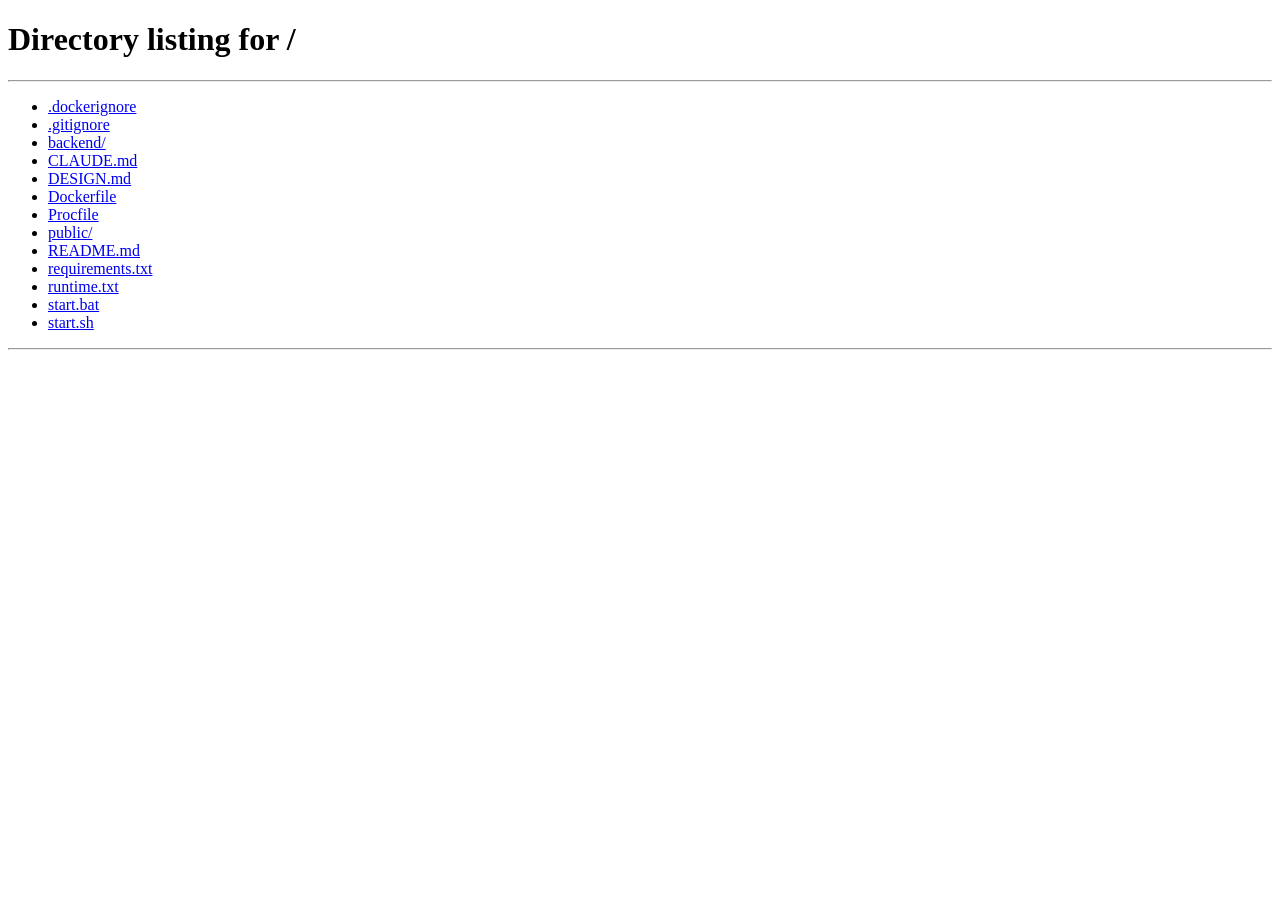
<file: public/account.html>
<!DOCTYPE html>
<html lang="en">
  <head>
    <meta charset="UTF-8" />
    <meta name="viewport" content="width=device-width, initial-scale=1.0" />
    <title>Settings</title>
    <link rel="icon" href="data:image/svg+xml,<svg xmlns=%22http://www.w3.org/2000/svg%22 viewBox=%220 0 100 100%22><rect width=%22100%22 height=%22100%22 rx=%226%22 fill=%22%23C2361C%22/></svg>" />
    <link rel="stylesheet" href="digest.css" />
    <style>
      .account-layout {
        display: grid;
        grid-template-columns: 240px 1fr;
        gap: 48px;
      }

      .account-profile { display: flex; flex-direction: column; gap: 8px; }

      .avatar {
        width: 64px;
        height: 64px;
        border-radius: 2px;
        border: 1px solid var(--rule-strong);
        display: grid;
        place-items: center;
        font-size: 30px;
        font-weight: 300;
        letter-spacing: -0.04em;
        margin-bottom: 8px;
      }

      .account-message {
        color: var(--success);
        font-family: var(--f-mono);
        font-size: 11.5px;
        letter-spacing: 0.08em;
        text-transform: uppercase;
      }

      .account-email { color: var(--ink-2); word-break: break-all; }

      .account-panel { max-width: 640px; }

      .account-accordion { border-top: 1px solid var(--rule-strong); }

      .account-accordion-item { border-bottom: 1px solid var(--rule); }

      .account-accordion-btn,
      .account-subitem > button {
        width: 100%;
        display: flex;
        align-items: center;
        justify-content: space-between;
        padding: 16px 0;
        text-align: left;
      }

      .account-accordion-btn strong {
        font-size: 20px;
        font-weight: 600;
        letter-spacing: -0.02em;
      }

      .account-accordion-btn span,
      .account-subitem > button span:last-child {
        font-family: var(--f-mono);
        color: var(--accent);
      }

      .account-accordion-content { display: none; padding-bottom: 24px; }

      .account-accordion-item.active .account-accordion-content { display: block; }

      .account-sublist { border-top: 1px solid var(--rule); }

      .account-subitem { border-bottom: 1px solid var(--rule); }

      .account-subitem > button { padding: 12px 0; font-weight: 500; }

      .account-subitem-content { display: none; padding-bottom: 24px; }

      .account-subitem.active .account-subitem-content { display: block; }

      .account-actions { display: flex; flex-wrap: wrap; gap: 12px; margin-top: 8px; }

      .account-status {
        margin-top: 12px;
        color: var(--ink-2);
        font-family: var(--f-mono);
        font-size: 11.5px;
        letter-spacing: 0.08em;
        text-transform: uppercase;
      }

      .checkbox-row { display: flex; align-items: center; gap: 10px; margin-bottom: 16px; }

      .checkbox-row label { margin: 0; color: var(--ink); font-family: var(--f-sans); font-size: 16px; letter-spacing: 0; text-transform: none; }

      @media (max-width: 768px) {
        .account-layout { grid-template-columns: 1fr; gap: 24px; }
      }
    </style>
  </head>
  <body>
    <div class="top-actions">
      <div class="account-menu-wrapper">
        <button class="account-btn" id="accountBtn" type="button">
          <span class="account-avatar" id="accountAvatarBtn">U</span>
          <span id="accountBtnLabel" data-i18n="nav-account">Account</span>
          <span class="notif-badge" id="notificationBadge">0</span>
        </button>
        <div class="account-menu" id="accountMenu" hidden>
          <div class="account-menu-header">
            <div class="account-menu-name" id="menuUsername" data-i18n="menu-guest-title">Guest</div>
            <div class="account-menu-email" id="menuEmail" data-i18n="menu-guest-subtitle">Sign in to manage your account.</div>
          </div>
          <div>
            <button class="account-menu-item" id="menuHome" type="button" data-i18n="menu-home">Home</button>
            <button class="account-menu-item" id="menuNotifications" type="button" data-i18n="menu-notifications">
              Notifications
              <span class="menu-badge" id="menuNotificationBadge">0</span>
            </button>
            <button class="account-menu-item" id="menuSavedPreferences" type="button" data-i18n="menu-saved-preferences">Saved Preferences</button>
            <button class="account-menu-item" id="menuAccountSettings" type="button" data-i18n="menu-settings">Settings</button>
            <div class="account-menu-controls">
              <div class="lang-toggle">
                <button class="lang-btn active" data-lang="en" data-i18n="lang-english">English</button>
                <button class="lang-btn" data-lang="zh" data-i18n="lang-chinese">中文</button>
              </div>
              <button class="theme-btn" id="themeToggle" aria-label="Toggle dark mode">Night</button>
            </div>
          </div>
          <div class="account-menu-footer">
            <button class="account-menu-item" id="menuLogout" type="button" data-i18n="menu-logout">Log out</button>
          </div>
        </div>
      </div>
    </div>

    <header>
      <h1 data-i18n="settings-title">Settings</h1>
      <p data-i18n="settings-subtitle">Manage your account and notifications.</p>
    </header>

    <main>
      <section class="card">
        <div class="account-layout">
          <div class="account-profile">
            <div class="avatar" id="accountAvatar">U</div>
            <div class="account-message" id="accountMessage" data-i18n="account-logged-in">You're logged in.</div>
            <div class="account-email" id="accountEmail">name@example.com</div>
          </div>
          <div class="account-panel">
            <div class="account-accordion">
              <div class="account-accordion-item" data-acc="accounting">
                <button type="button" class="account-accordion-btn">
                  <strong data-i18n="accounting-settings-title">Account Settings</strong>
                  <span>+</span>
                </button>
                <div class="account-accordion-content">
                  <div class="account-sublist">
                    <div class="account-subitem" data-subacc="profile">
                      <button type="button">
                        <span data-i18n="accounting-update-profile">Update profile</span>
                        <span>+</span>
                      </button>
                      <div class="account-subitem-content">
                        <form id="profileForm">
                          <div>
                            <label for="usernameInput" data-i18n="accounting-username-label">Username</label>
                            <input id="usernameInput" name="usernameInput" type="text" required />
                          </div>
                          <div class="account-actions">
                            <button type="submit" data-i18n="accounting-update-profile">Update profile</button>
                          </div>
                          <div class="account-status" id="profileStatus" data-i18n="accounting-status">Update your username anytime.</div>
                        </form>
                      </div>
                    </div>
                    <div class="account-subitem" data-subacc="password">
                      <button type="button">
                        <span data-i18n="accounting-update-password">Update password</span>
                        <span>+</span>
                      </button>
                      <div class="account-subitem-content">
                        <form id="passwordForm">
                          <div>
                            <label for="currentPassword" data-i18n="accounting-current-password">Current password</label>
                            <input id="currentPassword" name="currentPassword" type="password" required />
                          </div>
                          <div>
                            <label for="newPassword" data-i18n="accounting-new-password">New password</label>
                            <input id="newPassword" name="newPassword" type="password" minlength="8" required />
                          </div>
                          <div>
                            <label for="confirmPassword" data-i18n="accounting-confirm-password">Confirm new password</label>
                            <input id="confirmPassword" name="confirmPassword" type="password" minlength="8" required />
                          </div>
                          <div class="account-actions">
                            <button type="submit" data-i18n="accounting-update-password">Update password</button>
                          </div>
                          <div class="account-status" id="passwordStatus" data-i18n="accounting-password-status">Update your password anytime.</div>
                        </form>
                      </div>
                    </div>
                  </div>
                </div>
              </div>
              <div class="account-accordion-item" data-acc="notifications">
                <button type="button" class="account-accordion-btn">
                  <strong data-i18n="notification-settings-title">Notification Settings</strong>
                  <span>+</span>
                </button>
                <div class="account-accordion-content">
                  <form id="notificationForm">
                    <div>
                      <label for="digestTime" data-i18n="notification-digest-time">Daily digest time</label>
                      <input id="digestTime" name="digestTime" type="time" required />
                    </div>
                    <div class="checkbox-row">
                      <input id="digestEnabled" name="digestEnabled" type="checkbox" />
                      <label for="digestEnabled">
                        <span data-i18n="notification-enable">Enable daily digest</span>
                      </label>
                    </div>
                    <div class="account-actions">
                      <button type="submit" data-i18n="notification-save">Save notification settings</button>
                    </div>
                    <div class="account-status" id="notificationStatus" data-i18n="notification-status">Configure when to receive your digest.</div>
                  </form>
                </div>
              </div>
            </div>
          </div>
        </div>
      </section>
    </main>

    <script>
      const translations = {
        en: {
          "nav-account": "Account",
          "menu-guest-title": "Guest",
          "menu-guest-subtitle": "Sign in to manage your account.",
          "menu-home": "Home",
          "menu-notifications": "Notifications",
          "menu-settings": "Settings",
          "menu-saved-preferences": "Saved Preferences",
          "menu-logout": "Log out",
          "lang-english": "English",
          "lang-chinese": "中文",
          "settings-title": "Settings",
          "settings-subtitle": "Manage your account and notifications.",
          "account-logged-in": "You're logged in.",
          "accounting-settings-title": "Account Settings",
          "accounting-username-label": "Username",
          "accounting-update-profile": "Update profile",
          "accounting-status": "Update your username anytime.",
          "accounting-current-password": "Current password",
          "accounting-new-password": "New password",
          "accounting-confirm-password": "Confirm new password",
          "accounting-update-password": "Update password",
          "accounting-password-status": "Update your password anytime.",
          "notification-settings-title": "Notification Settings",
          "notification-digest-time": "Daily digest time",
          "notification-enable": "Enable daily digest",
          "notification-save": "Save notification settings",
          "notification-status": "Configure when to receive your digest.",
          "status-username-required": "Username required.",
          "status-username-invalid": "Username must be 2-30 characters.",
          "status-username-failed": "Failed to update username.",
          "status-username-updated": "Username updated.",
          "status-password-mismatch": "Passwords do not match.",
          "status-password-short": "Password must be at least 8 characters.",
          "status-password-invalid": "Current password is incorrect.",
          "status-password-required": "Password required.",
          "status-password-failed": "Failed to update password.",
          "status-password-updated": "Password updated.",
          "status-notification-failed": "Failed to update notification settings.",
          "status-notification-updated": "Notification settings updated."
        },
        zh: {
          "nav-account": "帳號",
          "menu-guest-title": "訪客",
          "menu-guest-subtitle": "登入後才能管理帳號。",
          "menu-home": "首頁",
          "menu-notifications": "通知",
          "menu-settings": "設定",
          "menu-saved-preferences": "已存偏好",
          "menu-logout": "登出",
          "lang-english": "English",
          "lang-chinese": "中文",
          "settings-title": "設定",
          "settings-subtitle": "管理帳號與通知設定。",
          "account-logged-in": "已登入。",
          "accounting-settings-title": "帳號設定",
          "accounting-username-label": "使用者名稱",
          "accounting-update-profile": "更新資料",
          "accounting-status": "你可以隨時更新名稱。",
          "accounting-current-password": "目前密碼",
          "accounting-new-password": "新密碼",
          "accounting-confirm-password": "確認新密碼",
          "accounting-update-password": "更新密碼",
          "accounting-password-status": "你可以隨時更新密碼。",
          "notification-settings-title": "通知設定",
          "notification-digest-time": "每日摘要時間",
          "notification-enable": "啟用每日摘要",
          "notification-save": "儲存通知設定",
          "notification-status": "設定每日摘要的時間。",
          "status-username-required": "請輸入使用者名稱。",
          "status-username-invalid": "使用者名稱需 2-30 字。",
          "status-username-failed": "更新名稱失敗。",
          "status-username-updated": "名稱已更新。",
          "status-password-mismatch": "密碼不一致。",
          "status-password-short": "密碼至少 8 碼。",
          "status-password-invalid": "目前密碼不正確。",
          "status-password-required": "請輸入密碼。",
          "status-password-failed": "更新密碼失敗。",
          "status-password-updated": "密碼已更新。",
          "status-notification-failed": "更新通知設定失敗。",
          "status-notification-updated": "通知設定已更新。"
        }
      };
      const TOKEN_KEY = 'dailyDigestToken';
      const THEME_KEY = 'dailyDigestTheme';
      const LANG_KEY = 'dailyDigestLang';
      const accountBtn = document.getElementById('accountBtn');
      const accountBtnLabel = document.getElementById('accountBtnLabel');
      const accountAvatarBtn = document.getElementById('accountAvatarBtn');
      const notificationBadge = document.getElementById('notificationBadge');
      const menuNotificationBadge = document.getElementById('menuNotificationBadge');
      const accountMenu = document.getElementById('accountMenu');
      const menuHome = document.getElementById('menuHome');
      const menuAccountSettings = document.getElementById('menuAccountSettings');
      const menuSavedPreferences = document.getElementById('menuSavedPreferences');
      const menuNotifications = document.getElementById('menuNotifications');
      const themeToggle = document.getElementById('themeToggle');
      const menuLogout = document.getElementById('menuLogout');
      const menuUsername = document.getElementById('menuUsername');
      const menuEmail = document.getElementById('menuEmail');
      const accountEmail = document.getElementById('accountEmail');
      const accountAvatar = document.getElementById('accountAvatar');
      const accountMessage = document.getElementById('accountMessage');
      const profileForm = document.getElementById('profileForm');
      const profileStatus = document.getElementById('profileStatus');
      const usernameInput = document.getElementById('usernameInput');
      const passwordForm = document.getElementById('passwordForm');
      const passwordStatus = document.getElementById('passwordStatus');
      const currentPasswordInput = document.getElementById('currentPassword');
      const newPasswordInput = document.getElementById('newPassword');
      const confirmPasswordInput = document.getElementById('confirmPassword');
      const notificationForm = document.getElementById('notificationForm');
      const notificationStatus = document.getElementById('notificationStatus');
      const digestTimeInput = document.getElementById('digestTime');
      const digestEnabledInput = document.getElementById('digestEnabled');
      const accordionItems = document.querySelectorAll('.account-accordion-item');
      const subItems = document.querySelectorAll('.account-subitem');
      let isMenuOpen = false;
      let currentUser = null;
      let currentLang = 'en';
      let isAuthenticated = false;

      function getAuthToken() {
        try {
          return window.localStorage.getItem(TOKEN_KEY);
        } catch (e) {
          return null;
        }
      }

      function setAuthToken(token) {
        try {
          if (token) {
            window.localStorage.setItem(TOKEN_KEY, token);
          } else {
            window.localStorage.removeItem(TOKEN_KEY);
          }
        } catch (e) {
          console.error('auth token storage error', e);
        }
      }

      function getDisplayName(email) {
        if (!email) return '';
        const parts = email.split('@');
        return parts[0] || email;
      }

      function openMenu() {
        if (!accountMenu) return;
        accountMenu.hidden = false;
        isMenuOpen = true;
      }

      function closeMenu() {
        if (!accountMenu) return;
        accountMenu.hidden = true;
        isMenuOpen = false;
      }

      async function loadCurrentUser() {
        const token = getAuthToken();
        if (!token) {
          window.location.href = '/';
          return;
        }
        try {
          const resp = await fetch('/api/me', {
            headers: { Authorization: `Bearer ${token}` }
          });
          if (!resp.ok) {
            setAuthToken(null);
            window.location.href = '/';
            return;
          }
          const data = await resp.json();
          currentUser = data.user || null;
          isAuthenticated = true;
          const displayName = currentUser?.username || getDisplayName(currentUser?.email || '');
          if (accountBtnLabel) accountBtnLabel.textContent = displayName;
          if (accountAvatarBtn) accountAvatarBtn.textContent = displayName[0]?.toUpperCase() || 'U';
          if (menuUsername) menuUsername.textContent = displayName;
          if (menuEmail) menuEmail.textContent = currentUser?.email || '';
          if (accountEmail) accountEmail.textContent = currentUser?.email || '';
          if (accountAvatar) accountAvatar.textContent = displayName[0]?.toUpperCase() || 'U';
          if (accountMessage) accountMessage.textContent = translations[currentLang]['account-logged-in'];
          if (usernameInput) usernameInput.value = displayName;
          loadNotificationBadge();
          await loadNotificationSettings();
        } catch (e) {
          console.error('loadCurrentUser error', e);
        }
      }

      async function loadNotificationBadge() {
        const token = getAuthToken();
        if (!token) {
          updateNotificationBadge(0);
          return;
        }
        try {
          const resp = await fetch('/api/notifications', {
            headers: { Authorization: `Bearer ${token}` }
          });
          if (!resp.ok) {
            updateNotificationBadge(0);
            return;
          }
          const data = await resp.json();
          const items = data.items || [];
          const unread = items.filter(item => !item.read_at).length;
          updateNotificationBadge(unread);
        } catch (e) {
          console.error('loadNotificationBadge error', e);
          updateNotificationBadge(0);
        }
      }

      function updateNotificationBadge(count) {
        if (!notificationBadge) return;
        if (count > 0) {
          notificationBadge.textContent = count > 99 ? '99+' : String(count);
          notificationBadge.style.display = 'inline-flex';
          if (menuNotificationBadge) {
            menuNotificationBadge.textContent = count > 99 ? '99+' : String(count);
            menuNotificationBadge.style.display = 'inline-flex';
          }
        } else {
          notificationBadge.style.display = 'none';
          if (menuNotificationBadge) {
            menuNotificationBadge.style.display = 'none';
          }
        }
      }

      async function loadNotificationSettings() {
        const token = getAuthToken();
        if (!token) return;
        try {
          const resp = await fetch('/api/notification-settings', {
            headers: { Authorization: `Bearer ${token}` }
          });
          if (!resp.ok) return;
          const data = await resp.json();
          const settings = data.settings;
          if (!settings) return;
          if (digestTimeInput) digestTimeInput.value = settings.digest_time || '';
          if (digestEnabledInput) digestEnabledInput.checked = !!settings.enabled;
        } catch (e) {
          console.error('loadNotificationSettings error', e);
        }
      }

      if (accountBtn) {
        accountBtn.addEventListener('click', () => {
          if (isMenuOpen) {
            closeMenu();
          } else {
            openMenu();
          }
        });
      }

      if (menuHome) {
        menuHome.addEventListener('click', () => {
          window.location.href = '/';
        });
      }

      if (menuAccountSettings) {
        menuAccountSettings.addEventListener('click', () => {
          window.location.href = '/account.html';
        });
      }

      if (menuSavedPreferences) {
        menuSavedPreferences.addEventListener('click', () => {
          window.location.href = '/preferences.html';
        });
      }

      if (menuNotifications) {
        menuNotifications.addEventListener('click', () => {
          window.location.href = '/notifications.html';
        });
      }

      const langButtons = document.querySelectorAll('.lang-btn');

      function applyLangSelection(lang) {
        currentLang = lang;
        document.documentElement.lang = lang === 'zh' ? 'zh-Hant' : 'en';
        try {
          window.localStorage.setItem(LANG_KEY, lang);
        } catch (e) {
          console.error('lang save error', e);
        }
        langButtons.forEach(btn => {
          btn.classList.toggle('active', btn.dataset.lang === lang);
        });
        updateTranslations();
        if (accountMessage) accountMessage.textContent = translations[currentLang]['account-logged-in'];
      }

      function initLanguage() {
        let lang = 'en';
        try {
          const stored = window.localStorage.getItem(LANG_KEY);
          if (stored === 'en' || stored === 'zh') {
            lang = stored;
          }
        } catch (e) {
          console.error('lang read error', e);
        }
        applyLangSelection(lang);
      }

      if (langButtons.length) {
        langButtons.forEach(btn => {
          btn.addEventListener('click', () => {
            applyLangSelection(btn.dataset.lang);
          });
        });
      }

      if (menuLogout) {
        menuLogout.addEventListener('click', () => {
          setAuthToken(null);
          window.location.href = '/';
        });
      }

      if (accordionItems) {
        accordionItems.forEach((item) => {
          const button = item.querySelector('.account-accordion-btn');
          if (!button) return;
          button.addEventListener('click', () => {
            const isActive = item.classList.contains('active');
            accordionItems.forEach((other) => other.classList.remove('active'));
            if (!isActive) {
              item.classList.add('active');
            }
          });
        });
      }

      if (subItems) {
        subItems.forEach((item) => {
          const button = item.querySelector('button');
          if (!button) return;
          button.addEventListener('click', () => {
            const isActive = item.classList.contains('active');
            subItems.forEach((other) => {
              other.classList.remove('active');
              const indicator = other.querySelector('button span:last-child');
              if (indicator) indicator.textContent = '+';
            });
            if (!isActive) {
              item.classList.add('active');
              const indicator = item.querySelector('button span:last-child');
              if (indicator) indicator.textContent = '-';
            }
          });
        });
      }

      if (profileForm) {
        profileForm.addEventListener('submit', async (event) => {
          event.preventDefault();
          const token = getAuthToken();
          if (!token) return;
          const username = usernameInput?.value?.trim() || '';
          if (!username) {
            if (profileStatus) profileStatus.textContent = translations[currentLang]['status-username-required'];
            return;
          }
          try {
            const resp = await fetch('/api/auth/update-profile', {
              method: 'POST',
              headers: {
                'Content-Type': 'application/json',
                Authorization: `Bearer ${token}`
              },
              body: JSON.stringify({ username })
            });
            const data = await resp.json();
            if (!resp.ok) {
              const error = data.error;
              if (error === 'username_required') {
                if (profileStatus) profileStatus.textContent = translations[currentLang]['status-username-required'];
              } else if (error === 'username_invalid_length') {
                if (profileStatus) profileStatus.textContent = translations[currentLang]['status-username-invalid'];
              } else {
                if (profileStatus) profileStatus.textContent = translations[currentLang]['status-username-failed'];
              }
              return;
            }
            if (currentUser) currentUser.username = data.username;
            if (profileStatus) profileStatus.textContent = translations[currentLang]['status-username-updated'];
            loadCurrentUser();
          } catch (e) {
            console.error('profile update error', e);
            if (profileStatus) profileStatus.textContent = translations[currentLang]['status-username-failed'];
          }
        });
      }

      if (passwordForm) {
        passwordForm.addEventListener('submit', async (event) => {
          event.preventDefault();
          const token = getAuthToken();
          if (!token) return;
          const currentPassword = currentPasswordInput?.value || '';
          const newPassword = newPasswordInput?.value || '';
          const confirmPassword = confirmPasswordInput?.value || '';
          if (newPassword !== confirmPassword) {
            if (passwordStatus) passwordStatus.textContent = translations[currentLang]['status-password-mismatch'];
            return;
          }
          try {
            const resp = await fetch('/api/auth/change-password', {
              method: 'POST',
              headers: {
                'Content-Type': 'application/json',
                Authorization: `Bearer ${token}`
              },
              body: JSON.stringify({
                current_password: currentPassword,
                new_password: newPassword
              })
            });
            if (!resp.ok) {
              const data = await resp.json().catch(() => ({}));
              const error = data.error;
              if (error === 'password_too_short') {
                if (passwordStatus) passwordStatus.textContent = translations[currentLang]['status-password-short'];
              } else if (error === 'invalid_current_password') {
                if (passwordStatus) passwordStatus.textContent = translations[currentLang]['status-password-invalid'];
              } else if (error === 'passwords_required') {
                if (passwordStatus) passwordStatus.textContent = translations[currentLang]['status-password-required'];
              } else {
                if (passwordStatus) passwordStatus.textContent = translations[currentLang]['status-password-failed'];
              }
              return;
            }
            if (passwordStatus) passwordStatus.textContent = translations[currentLang]['status-password-updated'];
            if (currentPasswordInput) currentPasswordInput.value = '';
            if (newPasswordInput) newPasswordInput.value = '';
            if (confirmPasswordInput) confirmPasswordInput.value = '';
          } catch (e) {
            console.error('password update error', e);
            if (passwordStatus) passwordStatus.textContent = translations[currentLang]['status-password-failed'];
          }
        });
      }

      if (notificationForm) {
        notificationForm.addEventListener('submit', async (event) => {
          event.preventDefault();
          const token = getAuthToken();
          if (!token) return;
          const digestTime = digestTimeInput?.value || '';
          const enabled = !!digestEnabledInput?.checked;
          try {
            const resp = await fetch('/api/notification-settings', {
              method: 'PUT',
              headers: {
                'Content-Type': 'application/json',
                Authorization: `Bearer ${token}`
              },
              body: JSON.stringify({ digest_time: digestTime, enabled })
            });
            if (!resp.ok) {
              if (notificationStatus) notificationStatus.textContent = translations[currentLang]['status-notification-failed'];
              return;
            }
            if (notificationStatus) notificationStatus.textContent = translations[currentLang]['status-notification-updated'];
          } catch (e) {
            console.error('notification settings update error', e);
            if (notificationStatus) notificationStatus.textContent = translations[currentLang]['status-notification-failed'];
          }
        });
      }

      document.addEventListener('click', (event) => {
        if (!isMenuOpen) return;
        const target = event.target;
        if (!(target instanceof HTMLElement)) return;
        if (accountMenu && accountMenu.contains(target)) return;
        if (accountBtn && accountBtn.contains(target)) return;
        closeMenu();
      });

      function updateTranslations() {
        const skipKeysWhenAuthed = new Set([
          'nav-account',
          'menu-guest-title',
          'menu-guest-subtitle'
        ]);
        document.querySelectorAll('[data-i18n]').forEach(el => {
          const key = el.getAttribute('data-i18n');
          if (isAuthenticated && skipKeysWhenAuthed.has(key)) {
            return;
          }
          if (translations[currentLang][key]) {
            el.textContent = translations[currentLang][key];
          }
        });
      }

      function applyTheme(theme) {
        const body = document.body;
        if (theme === 'dark') {
          body.classList.add('dark');
        } else {
          body.classList.remove('dark');
        }
        if (themeToggle) {
          themeToggle.textContent = theme === 'dark' ? 'Day' : 'Night';
        }
      }

      function initTheme() {
        let theme = 'light';
        const stored = window.localStorage.getItem(THEME_KEY);
        if (stored === 'dark' || stored === 'light') {
          theme = stored;
        }
        applyTheme(theme);
        if (themeToggle) {
          themeToggle.addEventListener('click', () => {
            const current = document.body.classList.contains('dark') ? 'dark' : 'light';
            const next = current === 'dark' ? 'light' : 'dark';
            applyTheme(next);
            window.localStorage.setItem(THEME_KEY, next);
          });
        }
      }

      document.addEventListener('DOMContentLoaded', () => {
        initTheme();
        initLanguage();
        loadCurrentUser();
      });
    </script>
  </body>
</html>
</file>
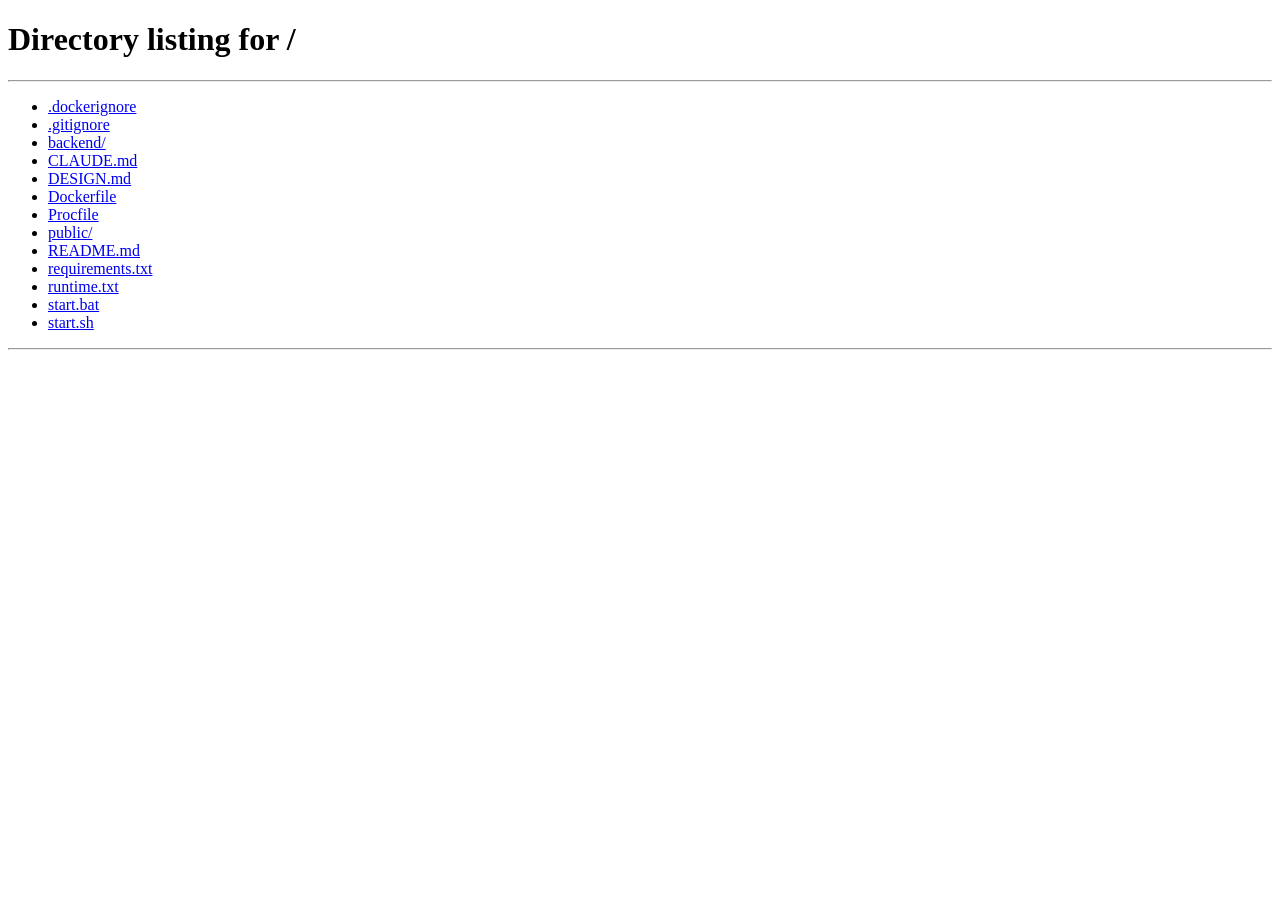
<file: public/notifications.html>
<!DOCTYPE html>
<html lang="en">
  <head>
    <meta charset="UTF-8" />
    <meta name="viewport" content="width=device-width, initial-scale=1.0" />
    <title>Notifications</title>
    <link rel="icon" href="data:image/svg+xml,<svg xmlns=%22http://www.w3.org/2000/svg%22 viewBox=%220 0 100 100%22><rect width=%22100%22 height=%22100%22 rx=%226%22 fill=%22%23C2361C%22/></svg>" />
    <link rel="stylesheet" href="digest.css" />
    <style>
      main > .card { max-width: 860px; }

      .notification-item {
        position: relative;
        display: flex;
        flex-direction: column;
        gap: 4px;
        padding: 16px 0;
        border-bottom: 1px solid var(--rule);
      }

      .notification-item strong {
        font-size: 18px;
        line-height: 1.3;
        font-weight: 500;
        letter-spacing: -0.01em;
      }

      .notification-item > div:not([class]) { color: var(--ink-2); max-width: 62ch; }

      .notification-item.unread { padding-left: 20px; }

      .notification-item.unread::before {
        content: "";
        position: absolute;
        left: 0;
        top: 24px;
        width: 6px;
        height: 6px;
        border-radius: 9999px;
        background: var(--accent);
      }

      .notification-meta {
        display: flex;
        gap: 16px;
        margin-top: 4px;
        color: var(--ink-2);
        font-family: var(--f-mono);
        font-size: 11.5px;
        letter-spacing: 0.08em;
        text-transform: uppercase;
      }

      .notification-actions { display: flex; gap: 8px; margin-top: 8px; }
    </style>
  </head>
  <body>
    <div class="top-actions">
      <div class="account-menu-wrapper">
        <button class="account-btn" id="accountBtn" type="button">
          <span class="account-avatar" id="accountAvatarBtn">U</span>
          <span id="accountBtnLabel" data-i18n="nav-account">Account</span>
          <span class="notif-badge" id="notificationBadge">0</span>
        </button>
        <div class="account-menu" id="accountMenu" hidden>
          <div class="account-menu-header">
            <div class="account-menu-name" id="menuUsername" data-i18n="menu-guest-title">Guest</div>
            <div class="account-menu-email" id="menuEmail" data-i18n="menu-guest-subtitle">Sign in to manage your account.</div>
          </div>
          <div>
            <button class="account-menu-item" id="menuHome" type="button" data-i18n="menu-home">Home</button>
            <button class="account-menu-item" id="menuNotifications" type="button" data-i18n="menu-notifications">
              Notifications
              <span class="menu-badge" id="menuNotificationBadge">0</span>
            </button>
            <button class="account-menu-item" id="menuSavedPreferences" type="button" data-i18n="menu-saved-preferences">Saved Preferences</button>
            <button class="account-menu-item" id="menuAccountSettings" type="button" data-i18n="menu-settings">Settings</button>
            <div class="account-menu-controls">
              <div class="lang-toggle">
                <button class="lang-btn active" data-lang="en" data-i18n="lang-english">English</button>
                <button class="lang-btn" data-lang="zh" data-i18n="lang-chinese">中文</button>
              </div>
              <button class="theme-btn" id="themeToggle" aria-label="Toggle dark mode">Night</button>
            </div>
          </div>
          <div class="account-menu-footer">
            <button class="account-menu-item" id="menuLogout" type="button" data-i18n="menu-logout">Log out</button>
          </div>
        </div>
      </div>
    </div>

    <header>
      <h1 data-i18n="notifications-title">Notifications</h1>
      <p data-i18n="notifications-subtitle">All system notifications in one place.</p>
    </header>

    <main>
      <section class="card">
        <div id="notificationList"></div>
        <div class="status" id="notificationStatus"></div>
      </section>
    </main>

    <script>
      const translations = {
        en: {
          "nav-account": "Account",
          "menu-guest-title": "Guest",
          "menu-guest-subtitle": "Sign in to manage your account.",
          "menu-home": "Home",
          "menu-notifications": "Notifications",
          "menu-settings": "Settings",
          "menu-saved-preferences": "Saved Preferences",
          "menu-logout": "Log out",
          "lang-english": "English",
          "lang-chinese": "中文",
          "notifications-title": "Notifications",
          "notifications-subtitle": "All system notifications in one place.",
          "notifications-load-failed": "Failed to load notifications.",
          "notifications-empty": "No notifications yet.",
          "notifications-read": "Read",
          "notifications-unread": "Unread",
          "notifications-mark-read": "Mark Read",
          "notifications-delete": "Delete"
        },
        zh: {
          "nav-account": "帳號",
          "menu-guest-title": "訪客",
          "menu-guest-subtitle": "登入後才能管理帳號。",
          "menu-home": "首頁",
          "menu-notifications": "通知",
          "menu-settings": "設定",
          "menu-saved-preferences": "已存偏好",
          "menu-logout": "登出",
          "lang-english": "English",
          "lang-chinese": "中文",
          "notifications-title": "通知",
          "notifications-subtitle": "集中查看所有系統通知。",
          "notifications-load-failed": "讀取通知失敗。",
          "notifications-empty": "目前沒有通知。",
          "notifications-read": "已讀",
          "notifications-unread": "未讀",
          "notifications-mark-read": "標記已讀",
          "notifications-delete": "刪除"
        }
      };
      const TOKEN_KEY = 'dailyDigestToken';
      const THEME_KEY = 'dailyDigestTheme';
      const LANG_KEY = 'dailyDigestLang';
      const accountBtn = document.getElementById('accountBtn');
      const accountBtnLabel = document.getElementById('accountBtnLabel');
      const accountAvatarBtn = document.getElementById('accountAvatarBtn');
      const notificationBadge = document.getElementById('notificationBadge');
      const menuNotificationBadge = document.getElementById('menuNotificationBadge');
      const accountMenu = document.getElementById('accountMenu');
      const menuHome = document.getElementById('menuHome');
      const menuAccountSettings = document.getElementById('menuAccountSettings');
      const menuSavedPreferences = document.getElementById('menuSavedPreferences');
      const menuNotifications = document.getElementById('menuNotifications');
      const themeToggle = document.getElementById('themeToggle');
      const menuLogout = document.getElementById('menuLogout');
      const menuUsername = document.getElementById('menuUsername');
      const menuEmail = document.getElementById('menuEmail');
      const notificationList = document.getElementById('notificationList');
      const notificationStatus = document.getElementById('notificationStatus');
      let isMenuOpen = false;
      let currentLang = 'en';
      let notificationsCache = [];
      let isAuthenticated = false;

      function getAuthToken() {
        try {
          return window.localStorage.getItem(TOKEN_KEY);
        } catch (e) {
          return null;
        }
      }

      function setAuthToken(token) {
        try {
          if (token) {
            window.localStorage.setItem(TOKEN_KEY, token);
          } else {
            window.localStorage.removeItem(TOKEN_KEY);
          }
        } catch (e) {
          console.error('auth token storage error', e);
        }
      }

      function getDisplayName(email) {
        if (!email) return '';
        const parts = email.split('@');
        return parts[0] || email;
      }

      function openMenu() {
        if (!accountMenu) return;
        accountMenu.hidden = false;
        isMenuOpen = true;
      }

      function closeMenu() {
        if (!accountMenu) return;
        accountMenu.hidden = true;
        isMenuOpen = false;
      }

      async function loadCurrentUser() {
        const token = getAuthToken();
        if (!token) {
          window.location.href = '/';
          return;
        }
        try {
          const resp = await fetch('/api/me', {
            headers: { Authorization: `Bearer ${token}` }
          });
          if (!resp.ok) {
            setAuthToken(null);
            window.location.href = '/';
            return;
          }
          const data = await resp.json();
          const user = data.user || {};
          isAuthenticated = true;
          const displayName = user.username || getDisplayName(user.email || '');
          if (accountBtnLabel) accountBtnLabel.textContent = displayName || 'Account';
          if (accountAvatarBtn) accountAvatarBtn.textContent = displayName[0]?.toUpperCase() || 'U';
          if (menuUsername) menuUsername.textContent = displayName || 'Guest';
          if (menuEmail) menuEmail.textContent = user.email || '';
          loadNotificationBadge();
        } catch (e) {
          console.error('loadCurrentUser error', e);
        }
      }

      async function loadNotificationBadge() {
        const token = getAuthToken();
        if (!token) {
          updateNotificationBadge(0);
          return;
        }
        try {
          const resp = await fetch('/api/notifications', {
            headers: { Authorization: `Bearer ${token}` }
          });
          if (!resp.ok) {
            updateNotificationBadge(0);
            return;
          }
          const data = await resp.json();
          const items = data.items || [];
          const unread = items.filter(item => !item.read_at).length;
          updateNotificationBadge(unread);
        } catch (e) {
          console.error('loadNotificationBadge error', e);
          updateNotificationBadge(0);
        }
      }

      function updateNotificationBadge(count) {
        if (!notificationBadge) return;
        if (count > 0) {
          notificationBadge.textContent = count > 99 ? '99+' : String(count);
          notificationBadge.style.display = 'inline-flex';
          if (menuNotificationBadge) {
            menuNotificationBadge.textContent = count > 99 ? '99+' : String(count);
            menuNotificationBadge.style.display = 'inline-flex';
          }
        } else {
          notificationBadge.style.display = 'none';
          if (menuNotificationBadge) {
            menuNotificationBadge.style.display = 'none';
          }
        }
      }

      async function loadNotifications() {
        const token = getAuthToken();
        if (!token) return;
        if (!notificationList) return;
        notificationList.innerHTML = '';
        try {
          const resp = await fetch('/api/notifications', {
            headers: { Authorization: `Bearer ${token}` }
          });
          if (!resp.ok) {
            if (notificationStatus) notificationStatus.textContent = translations[currentLang]['notifications-load-failed'];
            return;
          }
          const data = await resp.json();
          notificationsCache = data.items || [];
          renderNotifications();
        } catch (e) {
          console.error('loadNotifications error', e);
          if (notificationStatus) notificationStatus.textContent = translations[currentLang]['notifications-load-failed'];
        }
      }

      function formatTimestamp(value) {
        if (!value) return '';
        if (value.includes('T')) {
          const [datePart, timePart] = value.split('T');
          if (!timePart) return datePart;
          const time = timePart.split('.')[0];
          return `${datePart} ${time.slice(0, 5)}`;
        }
        if (value.includes(' ')) {
          const [datePart, timePart] = value.split(' ');
          if (!timePart) return datePart;
          return `${datePart} ${timePart.slice(0, 5)}`;
        }
        return value;
      }

      function renderNotifications() {
        if (!notificationList) return;
        notificationList.innerHTML = '';
        if (!notificationsCache.length) {
          if (notificationStatus) notificationStatus.textContent = translations[currentLang]['notifications-empty'];
          updateNotificationBadge(0);
          return;
        }
        if (notificationStatus) notificationStatus.textContent = '';
        const unreadCount = notificationsCache.filter(item => !item.read_at).length;
        updateNotificationBadge(unreadCount);
        notificationList.innerHTML = notificationsCache
          .map(item => {
            const created = formatTimestamp(item.created_at);
            const status = item.read_at
              ? translations[currentLang]['notifications-read']
              : translations[currentLang]['notifications-unread'];
            const readLabel = item.read_at
              ? translations[currentLang]['notifications-read']
              : translations[currentLang]['notifications-mark-read'];
            const readDisabled = item.read_at ? 'disabled' : '';
            const readClass = item.read_at ? 'btn-small is-disabled' : 'btn-small';
            const rowClass = item.read_at ? 'notification-item' : 'notification-item unread';
            return `
              <div class="${rowClass}">
                <strong>${item.title}</strong>
                <div>${item.body}</div>
                <div class="notification-meta">
                  <span>${created}</span>
                  <span>${status}</span>
                </div>
                <div class="notification-actions">
                  <button class="${readClass}" data-action="read" data-id="${item.id}" ${readDisabled}>${readLabel}</button>
                  <button class="btn-small" data-action="delete" data-id="${item.id}">${translations[currentLang]['notifications-delete']}</button>
                </div>
              </div>
            `;
          })
          .join('');
      }

      if (accountBtn) {
        accountBtn.addEventListener('click', () => {
          if (isMenuOpen) {
            closeMenu();
          } else {
            openMenu();
          }
        });
      }

      if (menuHome) {
        menuHome.addEventListener('click', () => {
          window.location.href = '/';
        });
      }

      if (menuAccountSettings) {
        menuAccountSettings.addEventListener('click', () => {
          window.location.href = '/account.html';
        });
      }

      if (menuSavedPreferences) {
        menuSavedPreferences.addEventListener('click', () => {
          window.location.href = '/preferences.html';
        });
      }

      if (menuNotifications) {
        menuNotifications.addEventListener('click', () => {
          window.location.href = '/notifications.html';
        });
      }

      if (menuLogout) {
        menuLogout.addEventListener('click', () => {
          setAuthToken(null);
          window.location.href = '/';
        });
      }

      if (notificationList) {
        notificationList.addEventListener('click', async (event) => {
          const target = event.target;
          if (!(target instanceof HTMLElement)) return;
          if (target instanceof HTMLButtonElement && target.disabled) return;
          const action = target.getAttribute('data-action');
          const id = target.getAttribute('data-id');
          if (!action || !id) return;
          const token = getAuthToken();
          if (!token) return;
          try {
            if (action === 'read') {
              await fetch(`/api/notifications/${id}/read`, {
                method: 'POST',
                headers: { Authorization: `Bearer ${token}` }
              });
            }
            if (action === 'delete') {
              await fetch(`/api/notifications/${id}`, {
                method: 'DELETE',
                headers: { Authorization: `Bearer ${token}` }
              });
            }
            loadNotifications();
          } catch (e) {
            console.error('notification action error', e);
          }
        });
      }

      document.addEventListener('click', (event) => {
        if (!isMenuOpen) return;
        const target = event.target;
        if (!(target instanceof HTMLElement)) return;
        if (accountMenu && accountMenu.contains(target)) return;
        if (accountBtn && accountBtn.contains(target)) return;
        closeMenu();
      });

      const langButtons = document.querySelectorAll('.lang-btn');
      function applyLangSelection(lang) {
        currentLang = lang;
        document.documentElement.lang = lang === 'zh' ? 'zh-Hant' : 'en';
        try {
          window.localStorage.setItem(LANG_KEY, lang);
        } catch (e) {
          console.error('lang save error', e);
        }
        langButtons.forEach(btn => {
          btn.classList.toggle('active', btn.dataset.lang === lang);
        });
        updateTranslations();
        renderNotifications();
      }

      function initLanguage() {
        let lang = 'en';
        try {
          const stored = window.localStorage.getItem(LANG_KEY);
          if (stored === 'en' || stored === 'zh') {
            lang = stored;
          }
        } catch (e) {
          console.error('lang read error', e);
        }
        applyLangSelection(lang);
      }

      if (langButtons.length) {
        langButtons.forEach(btn => {
          btn.addEventListener('click', () => {
            applyLangSelection(btn.dataset.lang);
          });
        });
      }

      function updateTranslations() {
        const skipKeysWhenAuthed = new Set([
          'nav-account',
          'menu-guest-title',
          'menu-guest-subtitle'
        ]);
        document.querySelectorAll('[data-i18n]').forEach(el => {
          const key = el.getAttribute('data-i18n');
          if (isAuthenticated && skipKeysWhenAuthed.has(key)) {
            return;
          }
          if (translations[currentLang][key]) {
            el.textContent = translations[currentLang][key];
          }
        });
      }

      function applyTheme(theme) {
        const body = document.body;
        if (theme === 'dark') {
          body.classList.add('dark');
        } else {
          body.classList.remove('dark');
        }
        if (themeToggle) {
          themeToggle.textContent = theme === 'dark' ? 'Day' : 'Night';
        }
      }

      function initTheme() {
        let theme = 'light';
        const stored = window.localStorage.getItem(THEME_KEY);
        if (stored === 'dark' || stored === 'light') {
          theme = stored;
        }
        applyTheme(theme);
        if (themeToggle) {
          themeToggle.addEventListener('click', () => {
            const current = document.body.classList.contains('dark') ? 'dark' : 'light';
            const next = current === 'dark' ? 'light' : 'dark';
            applyTheme(next);
            window.localStorage.setItem(THEME_KEY, next);
          });
        }
      }

      document.addEventListener('DOMContentLoaded', () => {
        initTheme();
        initLanguage();
        loadCurrentUser();
        loadNotifications();
      });
    </script>
  </body>
</html>
</file>
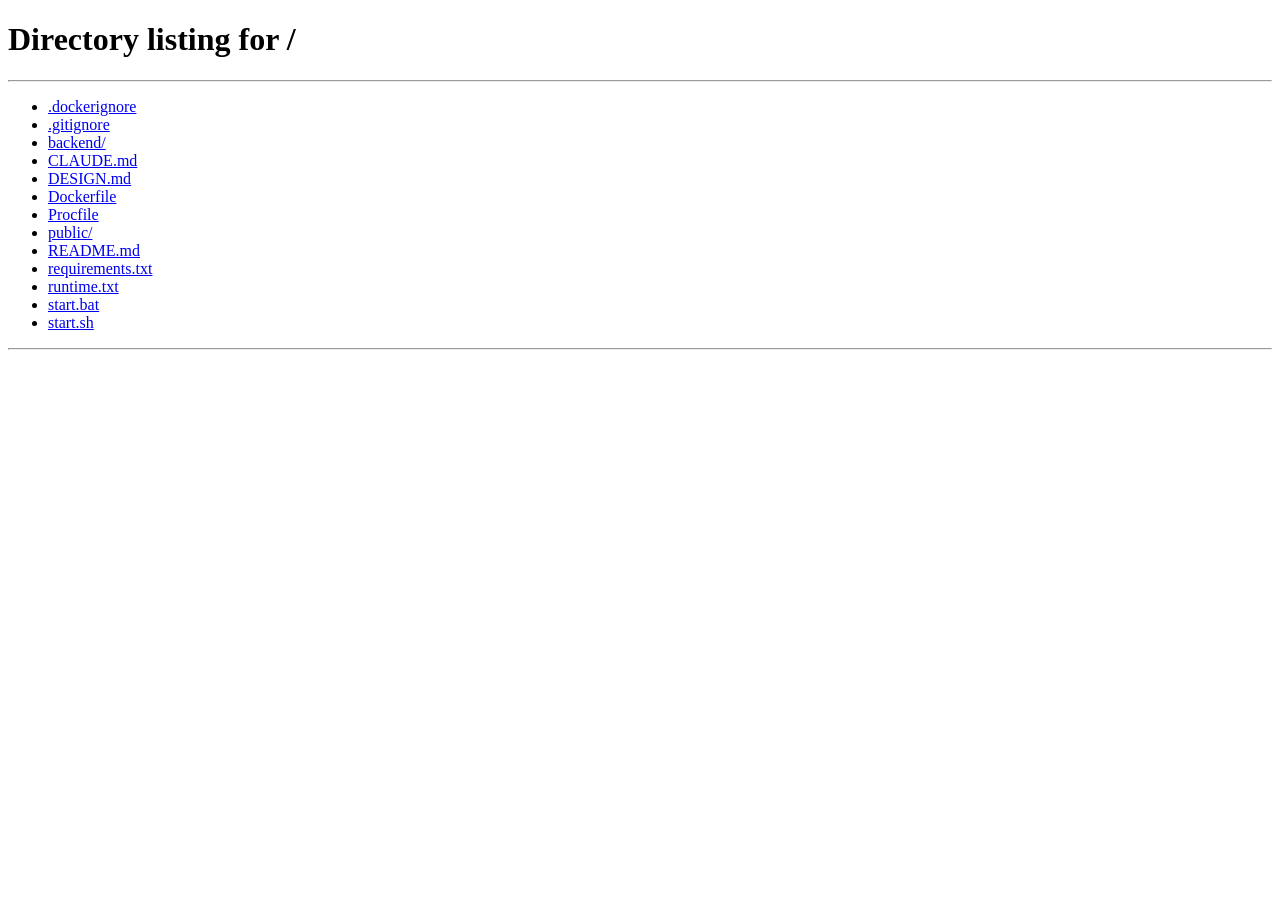
<file: public/preferences.html>
<!DOCTYPE html>
<html lang="en">
  <head>
    <meta charset="UTF-8" />
    <meta name="viewport" content="width=device-width, initial-scale=1.0" />
    <title>Saved Preferences</title>
    <link rel="icon" href="data:image/svg+xml,<svg xmlns=%22http://www.w3.org/2000/svg%22 viewBox=%220 0 100 100%22><rect width=%22100%22 height=%22100%22 rx=%226%22 fill=%22%23C2361C%22/></svg>" />
    <link rel="stylesheet" href="digest.css" />
    <style>
      main > .card { max-width: 860px; }

      .saved-pref-row {
        display: flex;
        align-items: center;
        justify-content: space-between;
        gap: 24px;
        padding: 16px 0;
        border-bottom: 1px solid var(--rule);
      }

      .saved-pref-row strong {
        font-size: 18px;
        line-height: 1.3;
        font-weight: 500;
        letter-spacing: -0.01em;
      }

      .saved-pref-row > div > div {
        margin-top: 4px;
        color: var(--ink-2);
        font-family: var(--f-mono);
        font-size: 11.5px;
        letter-spacing: 0.08em;
        text-transform: uppercase;
      }
    </style>
  </head>
  <body>
    <div class="top-actions">
      <div class="account-menu-wrapper">
        <button class="account-btn" id="accountBtn" type="button">
          <span class="account-avatar" id="accountAvatarBtn">U</span>
          <span id="accountBtnLabel" data-i18n="nav-account">Account</span>
          <span class="notif-badge" id="notificationBadge">0</span>
        </button>
        <div class="account-menu" id="accountMenu" hidden>
          <div class="account-menu-header">
            <div class="account-menu-name" id="menuUsername" data-i18n="menu-guest-title">Guest</div>
            <div class="account-menu-email" id="menuEmail" data-i18n="menu-guest-subtitle">Sign in to manage your account.</div>
          </div>
          <div>
            <button class="account-menu-item" id="menuHome" type="button" data-i18n="menu-home">Home</button>
            <button class="account-menu-item" id="menuNotifications" type="button" data-i18n="menu-notifications">
              Notifications
              <span class="menu-badge" id="menuNotificationBadge">0</span>
            </button>
            <button class="account-menu-item" id="menuSavedPreferences" type="button" data-i18n="menu-saved-preferences">Saved Preferences</button>
            <button class="account-menu-item" id="menuAccountSettings" type="button" data-i18n="menu-settings">Settings</button>
            <div class="account-menu-controls">
              <div class="lang-toggle">
                <button class="lang-btn active" data-lang="en" data-i18n="lang-english">English</button>
                <button class="lang-btn" data-lang="zh" data-i18n="lang-chinese">中文</button>
              </div>
              <button class="theme-btn" id="themeToggle" aria-label="Toggle dark mode">Night</button>
            </div>
          </div>
          <div class="account-menu-footer">
            <button class="account-menu-item" id="menuLogout" type="button" data-i18n="menu-logout">Log out</button>
          </div>
        </div>
      </div>
    </div>

    <header>
      <h1 data-i18n="saved-preferences-title">Saved Preferences</h1>
      <p data-i18n="saved-preferences-subtitle">Your latest saved settings.</p>
    </header>

    <main>
      <section class="card">
        <div style="display: flex; justify-content: flex-end; margin-bottom: 1rem;">
          <button class="btn-small" id="savePreferencesNow" type="button" data-i18n="saved-preferences-save">Save current preferences</button>
        </div>
        <div id="savedPreferencesContent"></div>
        <div class="status" id="savedPreferencesStatus"></div>
      </section>
    </main>

    <script>
      const translations = {
        en: {
          "nav-account": "Account",
          "menu-guest-title": "Guest",
          "menu-guest-subtitle": "Sign in to manage your account.",
          "menu-home": "Home",
          "menu-notifications": "Notifications",
          "menu-settings": "Settings",
          "menu-saved-preferences": "Saved Preferences",
          "menu-logout": "Log out",
          "lang-english": "English",
          "lang-chinese": "中文",
          "saved-preferences-title": "Saved Preferences",
          "saved-preferences-subtitle": "Your latest saved settings.",
          "saved-preferences-save": "Save current preferences",
          "saved-preferences-empty": "No saved preferences.",
          "saved-preferences-load-failed": "Failed to load preferences.",
          "saved-preferences-save-failed": "Failed to save preferences.",
          "saved-preferences-delete": "Delete"
        },
        zh: {
          "nav-account": "帳號",
          "menu-guest-title": "訪客",
          "menu-guest-subtitle": "登入後才能管理帳號。",
          "menu-home": "首頁",
          "menu-notifications": "通知",
          "menu-settings": "設定",
          "menu-saved-preferences": "已存偏好",
          "menu-logout": "登出",
          "lang-english": "English",
          "lang-chinese": "中文",
          "saved-preferences-title": "已存偏好",
          "saved-preferences-subtitle": "你最近儲存的設定。",
          "saved-preferences-save": "儲存目前偏好",
          "saved-preferences-empty": "目前沒有已存偏好。",
          "saved-preferences-load-failed": "讀取偏好失敗。",
          "saved-preferences-save-failed": "儲存偏好失敗。",
          "saved-preferences-delete": "刪除"
        }
      };
      const TOKEN_KEY = 'dailyDigestToken';
      const THEME_KEY = 'dailyDigestTheme';
      const LANG_KEY = 'dailyDigestLang';
      const accountBtn = document.getElementById('accountBtn');
      const accountBtnLabel = document.getElementById('accountBtnLabel');
      const accountAvatarBtn = document.getElementById('accountAvatarBtn');
      const notificationBadge = document.getElementById('notificationBadge');
      const menuNotificationBadge = document.getElementById('menuNotificationBadge');
      const accountMenu = document.getElementById('accountMenu');
      const menuHome = document.getElementById('menuHome');
      const menuAccountSettings = document.getElementById('menuAccountSettings');
      const menuSavedPreferences = document.getElementById('menuSavedPreferences');
      const menuNotifications = document.getElementById('menuNotifications');
      const themeToggle = document.getElementById('themeToggle');
      const menuLogout = document.getElementById('menuLogout');
      const menuUsername = document.getElementById('menuUsername');
      const menuEmail = document.getElementById('menuEmail');
      const savedPreferencesContent = document.getElementById('savedPreferencesContent');
      const savedPreferencesStatus = document.getElementById('savedPreferencesStatus');
      let isMenuOpen = false;
      let currentLang = 'en';
      let savedPreferencesCache = [];
      let isAuthenticated = false;

      function getAuthToken() {
        try {
          return window.localStorage.getItem(TOKEN_KEY);
        } catch (e) {
          return null;
        }
      }

      function setAuthToken(token) {
        try {
          if (token) {
            window.localStorage.setItem(TOKEN_KEY, token);
          } else {
            window.localStorage.removeItem(TOKEN_KEY);
          }
        } catch (e) {
          console.error('auth token storage error', e);
        }
      }

      function getDisplayName(email) {
        if (!email) return '';
        const parts = email.split('@');
        return parts[0] || email;
      }

      function openMenu() {
        if (!accountMenu) return;
        accountMenu.hidden = false;
        isMenuOpen = true;
      }

      function closeMenu() {
        if (!accountMenu) return;
        accountMenu.hidden = true;
        isMenuOpen = false;
      }

      async function loadCurrentUser() {
        const token = getAuthToken();
        if (!token) {
          window.location.href = '/';
          return;
        }
        try {
          const resp = await fetch('/api/me', {
            headers: { Authorization: `Bearer ${token}` }
          });
          if (!resp.ok) {
            setAuthToken(null);
            window.location.href = '/';
            return;
          }
          const data = await resp.json();
          const user = data.user || {};
          isAuthenticated = true;
          const displayName = user.username || getDisplayName(user.email || '');
          if (accountBtnLabel) accountBtnLabel.textContent = displayName || 'Account';
          if (accountAvatarBtn) accountAvatarBtn.textContent = displayName[0]?.toUpperCase() || 'U';
          if (menuUsername) menuUsername.textContent = displayName || 'Guest';
          if (menuEmail) menuEmail.textContent = user.email || '';
          loadNotificationBadge();
        } catch (e) {
          console.error('loadCurrentUser error', e);
        }
      }

      async function loadNotificationBadge() {
        const token = getAuthToken();
        if (!token) {
          updateNotificationBadge(0);
          return;
        }
        try {
          const resp = await fetch('/api/notifications', {
            headers: { Authorization: `Bearer ${token}` }
          });
          if (!resp.ok) {
            updateNotificationBadge(0);
            return;
          }
          const data = await resp.json();
          const items = data.items || [];
          const unread = items.filter(item => !item.read_at).length;
          updateNotificationBadge(unread);
        } catch (e) {
          console.error('loadNotificationBadge error', e);
          updateNotificationBadge(0);
        }
      }

      function updateNotificationBadge(count) {
        if (!notificationBadge) return;
        if (count > 0) {
          notificationBadge.textContent = count > 99 ? '99+' : String(count);
          notificationBadge.style.display = 'inline-flex';
          if (menuNotificationBadge) {
            menuNotificationBadge.textContent = count > 99 ? '99+' : String(count);
            menuNotificationBadge.style.display = 'inline-flex';
          }
        } else {
          notificationBadge.style.display = 'none';
          if (menuNotificationBadge) {
            menuNotificationBadge.style.display = 'none';
          }
        }
      }

      async function loadSavedPreferences() {
        const token = getAuthToken();
        if (!token) {
          window.location.href = '/';
          return;
        }
        const container = document.getElementById('savedPreferencesContent');
        const status = document.getElementById('savedPreferencesStatus');
        if (!container) return;
        container.innerHTML = '';
        try {
          const resp = await fetch('/api/saved-preferences', {
            headers: { Authorization: `Bearer ${token}` }
          });
          if (!resp.ok) {
            if (status) status.textContent = translations[currentLang]['saved-preferences-load-failed'];
            return;
          }
          const data = await resp.json();
          const items = data.items || [];
          savedPreferencesCache = items;
          renderSavedPreferences();
        } catch (e) {
          console.error('loadSavedPreferences error', e);
          if (status) status.textContent = translations[currentLang]['saved-preferences-load-failed'];
        }
      }

      function renderSavedPreferences() {
        const container = document.getElementById('savedPreferencesContent');
        const status = document.getElementById('savedPreferencesStatus');
        if (!container) return;
        container.innerHTML = '';
        if (!savedPreferencesCache.length) {
          if (status) status.textContent = translations[currentLang]['saved-preferences-empty'];
          return;
        }
        if (status) status.textContent = '';
        container.innerHTML = savedPreferencesCache
          .map(item => {
            const sources = Array.isArray(item.sources) ? item.sources.join(', ') : '-';
            const created = item.created_at || '-';
            return `
              <div class="saved-pref-row" data-id="${item.id}">
                <div>
                  <strong>${item.topic || '-'}</strong>
                  <div>${item.region || '-'} • ${item.lang || '-'} • ${sources}</div>
                  <div>${created}</div>
                </div>
                <button class="btn-small" data-action="delete" data-id="${item.id}">${translations[currentLang]['saved-preferences-delete']}</button>
              </div>
            `;
          })
          .join('');
      }

      const savePrefButton = document.getElementById('savePreferencesNow');
      if (savePrefButton) {
        savePrefButton.addEventListener('click', async () => {
          const token = getAuthToken();
          if (!token) return;
          try {
            const resp = await fetch('/api/saved-preferences', {
              method: 'POST',
              headers: {
                'Content-Type': 'application/json',
                Authorization: `Bearer ${token}`
              },
              body: JSON.stringify({})
            });
            if (!resp.ok) {
              if (savedPreferencesStatus) savedPreferencesStatus.textContent = translations[currentLang]['saved-preferences-save-failed'];
              return;
            }
            loadSavedPreferences();
          } catch (e) {
            console.error('save preferences error', e);
          }
        });
      }

      if (accountBtn) {
        accountBtn.addEventListener('click', () => {
          if (isMenuOpen) {
            closeMenu();
          } else {
            openMenu();
          }
        });
      }

      if (menuHome) {
        menuHome.addEventListener('click', () => {
          window.location.href = '/';
        });
      }

      if (menuAccountSettings) {
        menuAccountSettings.addEventListener('click', () => {
          window.location.href = '/account.html';
        });
      }

      if (menuSavedPreferences) {
        menuSavedPreferences.addEventListener('click', () => {
          window.location.href = '/preferences.html';
        });
      }

      if (menuNotifications) {
        menuNotifications.addEventListener('click', () => {
          window.location.href = '/notifications.html';
        });
      }

      const langButtons = document.querySelectorAll('.lang-btn');

      function applyLangSelection(lang) {
        currentLang = lang;
        document.documentElement.lang = lang === 'zh' ? 'zh-Hant' : 'en';
        try {
          window.localStorage.setItem(LANG_KEY, lang);
        } catch (e) {
          console.error('lang save error', e);
        }
        langButtons.forEach(btn => {
          btn.classList.toggle('active', btn.dataset.lang === lang);
        });
        updateTranslations();
        renderSavedPreferences();
      }

      function initLanguage() {
        let lang = 'en';
        try {
          const stored = window.localStorage.getItem(LANG_KEY);
          if (stored === 'en' || stored === 'zh') {
            lang = stored;
          }
        } catch (e) {
          console.error('lang read error', e);
        }
        applyLangSelection(lang);
      }

      if (langButtons.length) {
        langButtons.forEach(btn => {
          btn.addEventListener('click', () => {
            applyLangSelection(btn.dataset.lang);
          });
        });
      }

      if (menuLogout) {
        menuLogout.addEventListener('click', () => {
          setAuthToken(null);
          window.location.href = '/';
        });
      }

      if (savedPreferencesContent) {
        savedPreferencesContent.addEventListener('click', async (event) => {
          const target = event.target;
          if (!(target instanceof HTMLElement)) return;
          const action = target.getAttribute('data-action');
          const id = target.getAttribute('data-id');
          if (action !== 'delete' || !id) return;
          const token = getAuthToken();
          if (!token) return;
          try {
            await fetch(`/api/saved-preferences/${id}`, {
              method: 'DELETE',
              headers: { Authorization: `Bearer ${token}` }
            });
            loadSavedPreferences();
          } catch (e) {
            console.error('delete preference error', e);
          }
        });
      }

      document.addEventListener('click', (event) => {
        if (!isMenuOpen) return;
        const target = event.target;
        if (!(target instanceof HTMLElement)) return;
        if (accountMenu && accountMenu.contains(target)) return;
        if (accountBtn && accountBtn.contains(target)) return;
        closeMenu();
      });

      function updateTranslations() {
        const skipKeysWhenAuthed = new Set([
          'nav-account',
          'menu-guest-title',
          'menu-guest-subtitle'
        ]);
        document.querySelectorAll('[data-i18n]').forEach(el => {
          const key = el.getAttribute('data-i18n');
          if (isAuthenticated && skipKeysWhenAuthed.has(key)) {
            return;
          }
          if (translations[currentLang][key]) {
            el.textContent = translations[currentLang][key];
          }
        });
      }

      function applyTheme(theme) {
        const body = document.body;
        if (theme === 'dark') {
          body.classList.add('dark');
        } else {
          body.classList.remove('dark');
        }
        if (themeToggle) {
          themeToggle.textContent = theme === 'dark' ? 'Day' : 'Night';
        }
      }

      function initTheme() {
        let theme = 'light';
        const stored = window.localStorage.getItem(THEME_KEY);
        if (stored === 'dark' || stored === 'light') {
          theme = stored;
        }
        applyTheme(theme);
        if (themeToggle) {
          themeToggle.addEventListener('click', () => {
            const current = document.body.classList.contains('dark') ? 'dark' : 'light';
            const next = current === 'dark' ? 'light' : 'dark';
            applyTheme(next);
            window.localStorage.setItem(THEME_KEY, next);
          });
        }
      }

      document.addEventListener('DOMContentLoaded', () => {
        initTheme();
        initLanguage();
        loadCurrentUser();
        loadSavedPreferences();
      });
    </script>
  </body>
</html>
</file>
<file: public/digest.css>
/* Daily Digest — shared Swiss Modern tokens and components. Source of truth: DESIGN.md */
@import url('https://fonts.googleapis.com/css2?family=Geist:wght@300..700&family=Geist+Mono:wght@400..600&family=Noto+Sans+TC:wght@400;500;700&display=swap');

:root {
  --paper: #FAFAF7;
  --paper-raised: #FFFFFF;
  --ink: #111111;
  --ink-2: #5F5F5B;
  --ink-3: #8C8C86;
  --rule: #E4E4DF;
  --rule-strong: #111111;
  --accent: #C2361C;
  --accent-hover: #A82E17;
  --accent-ink: #F8F7F3;
  --wash: #FBE4DC;
  --success: #2F6B3F;
  --warning: #8A5A00;
  --info: #1F3A5F;

  --f-sans: "Geist", system-ui, sans-serif;
  --f-zh: "Noto Sans TC", "PingFang TC", "Microsoft JhengHei", sans-serif;
  --f-mono: "Geist Mono", ui-monospace, monospace;

  --gutter: 16px;
  --ease-enter: cubic-bezier(.2, .7, .2, 1);
  color-scheme: light;
}

body.dark {
  --paper: #111214;
  --paper-raised: #18191C;
  --ink: #EDEDEA;
  --ink-2: #9A9A94;
  --ink-3: #6E6E69;
  --rule: #2A2B2F;
  --rule-strong: #EDEDEA;
  --accent: #FF6A4A;
  --accent-hover: #FF8466;
  --accent-ink: #111214;
  --wash: #2B1A16;
  --success: #6FBF82;
  --warning: #E0B050;
  --info: #8FB3E0;
  color-scheme: dark;
}

@media (min-width: 720px) {
  :root { --gutter: 40px; }
}

* { margin: 0; padding: 0; box-sizing: border-box; }

body {
  font-family: var(--f-sans);
  font-size: 17px;
  line-height: 1.6;
  background: var(--paper);
  color: var(--ink);
  min-height: 100vh;
  -webkit-font-smoothing: antialiased;
  transition: background-color 200ms ease, color 200ms ease;
}

::selection { background: var(--wash); }

[lang="zh-Hant"], :lang(zh) {
  font-family: var(--f-zh);
  letter-spacing: 0.03em;
}

a { color: inherit; }

button {
  font: inherit;
  color: inherit;
  background: none;
  border: 0;
  cursor: pointer;
}

.sr-only {
  position: absolute;
  width: 1px;
  height: 1px;
  overflow: hidden;
  clip: rect(0 0 0 0);
  white-space: nowrap;
}

/* Mono is for machine data only (timestamps, source tags, the byline) */
.mono {
  font-family: var(--f-mono);
  font-size: 11.5px;
  line-height: 1.4;
  font-weight: 500;
  letter-spacing: 0.08em;
  text-transform: uppercase;
}

.kicker, label {
  font-family: var(--f-sans);
  font-size: 14px;
  line-height: 1.4;
  font-weight: 500;
}

.kicker { color: var(--accent); font-weight: 600; }

/* ---------- Page frame ---------- */

header,
main {
  max-width: 1240px;
  margin: 0 auto;
  padding-left: var(--gutter);
  padding-right: var(--gutter);
}

header {
  padding-top: 88px;
  padding-bottom: 32px;
}

header h1 {
  font-size: clamp(30px, 4vw, 44px);
  line-height: 1.1;
  font-weight: 600;
  letter-spacing: -0.03em;
}

header p {
  margin-top: 12px;
  color: var(--ink-2);
  max-width: 62ch;
}

main { padding-bottom: 96px; }

.card {
  border-top: 1px solid var(--rule-strong);
  padding-top: 24px;
  margin-bottom: 48px;
}

/* ---------- Top actions / account menu ---------- */

.top-actions {
  position: absolute;
  top: 20px;
  right: var(--gutter);
  z-index: 100;
  display: flex;
  align-items: center;
  gap: 12px;
}

.account-menu-wrapper { position: relative; }

.account-btn {
  display: inline-flex;
  align-items: center;
  gap: 8px;
  padding: 6px 12px 6px 6px;
  border: 1px solid var(--rule-strong);
  border-radius: 2px;
  background: var(--paper);
  font-family: var(--f-sans);
  font-size: 14px;
  font-weight: 500;
  position: relative;
  transition: background-color 120ms ease;
}

.account-btn:hover { background: var(--paper-raised); }

.account-avatar {
  width: 24px;
  height: 24px;
  border-radius: 2px;
  display: grid;
  place-items: center;
  background: var(--ink);
  color: var(--paper);
  font-size: 11px;
  font-weight: 600;
}

.notif-badge,
.menu-badge {
  min-width: 18px;
  height: 18px;
  padding: 0 5px;
  border-radius: 2px;
  background: var(--accent);
  color: var(--accent-ink);
  font-family: var(--f-mono);
  font-size: 10.5px;
  font-weight: 600;
  letter-spacing: 0;
  display: none;
  align-items: center;
  justify-content: center;
}

.notif-badge {
  position: absolute;
  top: -8px;
  right: -8px;
}

.menu-badge { margin-left: auto; }

.account-menu {
  position: absolute;
  right: 0;
  top: calc(100% + 8px);
  min-width: 260px;
  padding: 16px;
  background: var(--paper-raised);
  border: 1px solid var(--rule-strong);
  border-radius: 2px;
  z-index: 200;
}

.account-menu-header {
  display: flex;
  flex-direction: column;
  gap: 4px;
  padding-bottom: 12px;
  margin-bottom: 8px;
  border-bottom: 1px solid var(--rule);
}

.account-menu-name {
  font-size: 17px;
  font-weight: 600;
  letter-spacing: -0.01em;
}

.account-menu-email {
  color: var(--ink-2);
  font-size: 13px;
  word-break: break-all;
}

.account-menu-item {
  width: 100%;
  display: flex;
  align-items: center;
  gap: 8px;
  padding: 8px 0;
  text-align: left;
  font-size: 15px;
  font-weight: 500;
  border-bottom: 1px solid var(--rule);
  background-image: linear-gradient(var(--accent), var(--accent));
  background-repeat: no-repeat;
  background-position: 0 100%;
  background-size: 0 1px;
  transition: background-size 250ms var(--ease-enter);
}

.account-menu-item:hover { background-size: 100% 1px; }

.account-menu-footer {
  margin-top: 8px;
}

.account-menu-footer .account-menu-item { border-bottom: 0; color: var(--ink-2); }

.account-menu-controls {
  display: flex;
  align-items: center;
  justify-content: space-between;
  gap: 8px;
  padding-top: 12px;
}

.lang-toggle {
  display: inline-flex;
  border: 1px solid var(--rule-strong);
  border-radius: 2px;
}

.lang-btn,
.theme-btn {
  padding: 6px 10px;
  font-family: var(--f-sans);
  font-size: 14px;
  font-weight: 500;
  color: var(--ink-2);
  transition: background-color 120ms ease, color 120ms ease;
}

.lang-btn[data-lang="zh"] { font-family: var(--f-zh); letter-spacing: 0.03em; }

.lang-btn + .lang-btn { border-left: 1px solid var(--rule-strong); }

.lang-btn.active {
  background: var(--ink);
  color: var(--paper);
}

.lang-btn:hover:not(.active) { color: var(--ink); }

.theme-btn {
  border: 1px solid var(--rule-strong);
  border-radius: 2px;
}

.theme-btn:hover { color: var(--ink); }

/* ---------- Buttons ---------- */

.btn-primary,
.auth-actions button,
.account-actions button {
  display: inline-flex;
  align-items: center;
  justify-content: center;
  padding: 14px 20px;
  border-radius: 2px;
  background: var(--ink);
  color: var(--paper);
  border: 1px solid var(--ink);
  font-family: var(--f-sans);
  font-size: 15px;
  font-weight: 600;
  letter-spacing: -0.005em;
  transition: transform 100ms ease, opacity 120ms ease;
}

.btn-primary:active,
.auth-actions button:active,
.account-actions button:active { transform: scale(0.98); }

.btn-outline,
.auth-actions .btn-outline,
.btn-small {
  display: inline-flex;
  align-items: center;
  justify-content: center;
  padding: 14px 20px;
  border-radius: 2px;
  background: transparent;
  color: var(--ink);
  border: 1px solid var(--ink);
  font-family: var(--f-sans);
  font-size: 15px;
  font-weight: 600;
  letter-spacing: -0.005em;
  transition: background-color 120ms ease;
}

.btn-outline:hover,
.btn-small:hover { background: var(--paper-raised); }

.btn-small {
  padding: 8px 12px;
  font-size: 11px;
}

.btn-small.is-disabled,
.btn-small:disabled,
.btn-disabled {
  opacity: 0.4;
  cursor: not-allowed;
}

.auth-link,
.auth-actions .auth-link,
.btn-ghost {
  padding: 0;
  border: 0;
  background: none;
  color: var(--ink);
  font-family: var(--f-sans);
  font-size: 15px;
  font-weight: 600;
  letter-spacing: -0.005em;
  text-decoration: underline;
  text-underline-offset: 4px;
  text-decoration-color: var(--rule-strong);
  transition: text-decoration-color 250ms ease;
}

.auth-link:hover,
.btn-ghost:hover { text-decoration-color: var(--accent); }

button:focus-visible,
a:focus-visible {
  outline: 2px solid var(--accent);
  outline-offset: 2px;
}

/* ---------- Inputs (utility pages) ---------- */

label {
  display: block;
  color: var(--ink-2);
  margin-bottom: 8px;
}

input:not([type="checkbox"]),
select,
textarea {
  width: 100%;
  padding: 12px 14px;
  margin-bottom: 16px;
  border: 1px solid var(--rule);
  border-bottom-color: var(--ink-2);
  border-radius: 2px;
  background: var(--paper-raised);
  color: var(--ink);
  font-family: var(--f-sans);
  font-size: 17px;
}

input:not([type="checkbox"]):focus,
select:focus,
textarea:focus {
  outline: 2px solid var(--accent);
  outline-offset: -1px;
}

input::placeholder,
textarea::placeholder { color: var(--ink-3); }

input[type="checkbox"] {
  width: 18px;
  height: 18px;
  accent-color: var(--accent);
}

input:user-invalid {
  border-bottom: 2px solid var(--ink);
}

/* ---------- Status, alerts, errors ---------- */

.status {
  font-size: 15px;
  line-height: 1.5;
  color: var(--ink-2);
  padding: 12px 0;
}

.status:empty { display: none; }

.loading::after {
  content: '...';
  animation: dots 1.5s steps(4, end) infinite;
}

@keyframes dots {
  0%, 20% { content: '.'; }
  40% { content: '..'; }
  60%, 100% { content: '...'; }
}

.error {
  padding: 12px 16px;
  border-left: 5px double var(--ink);
  background: var(--paper-raised);
  color: var(--ink);
  font-size: 15px;
}

.error::before {
  content: "✕ Error";
  display: block;
  margin-bottom: 4px;
  font-family: var(--f-mono);
  font-size: 11.5px;
  font-weight: 600;
  letter-spacing: 0.08em;
  text-transform: uppercase;
}

.alert {
  padding: 12px 16px;
  border-left: 3px solid var(--info);
  background: var(--paper-raised);
  font-size: 15px;
}

@media (prefers-reduced-motion: reduce) {
  *, *::before, *::after {
    animation: none !important;
    transition: none !important;
  }
}
</file>
